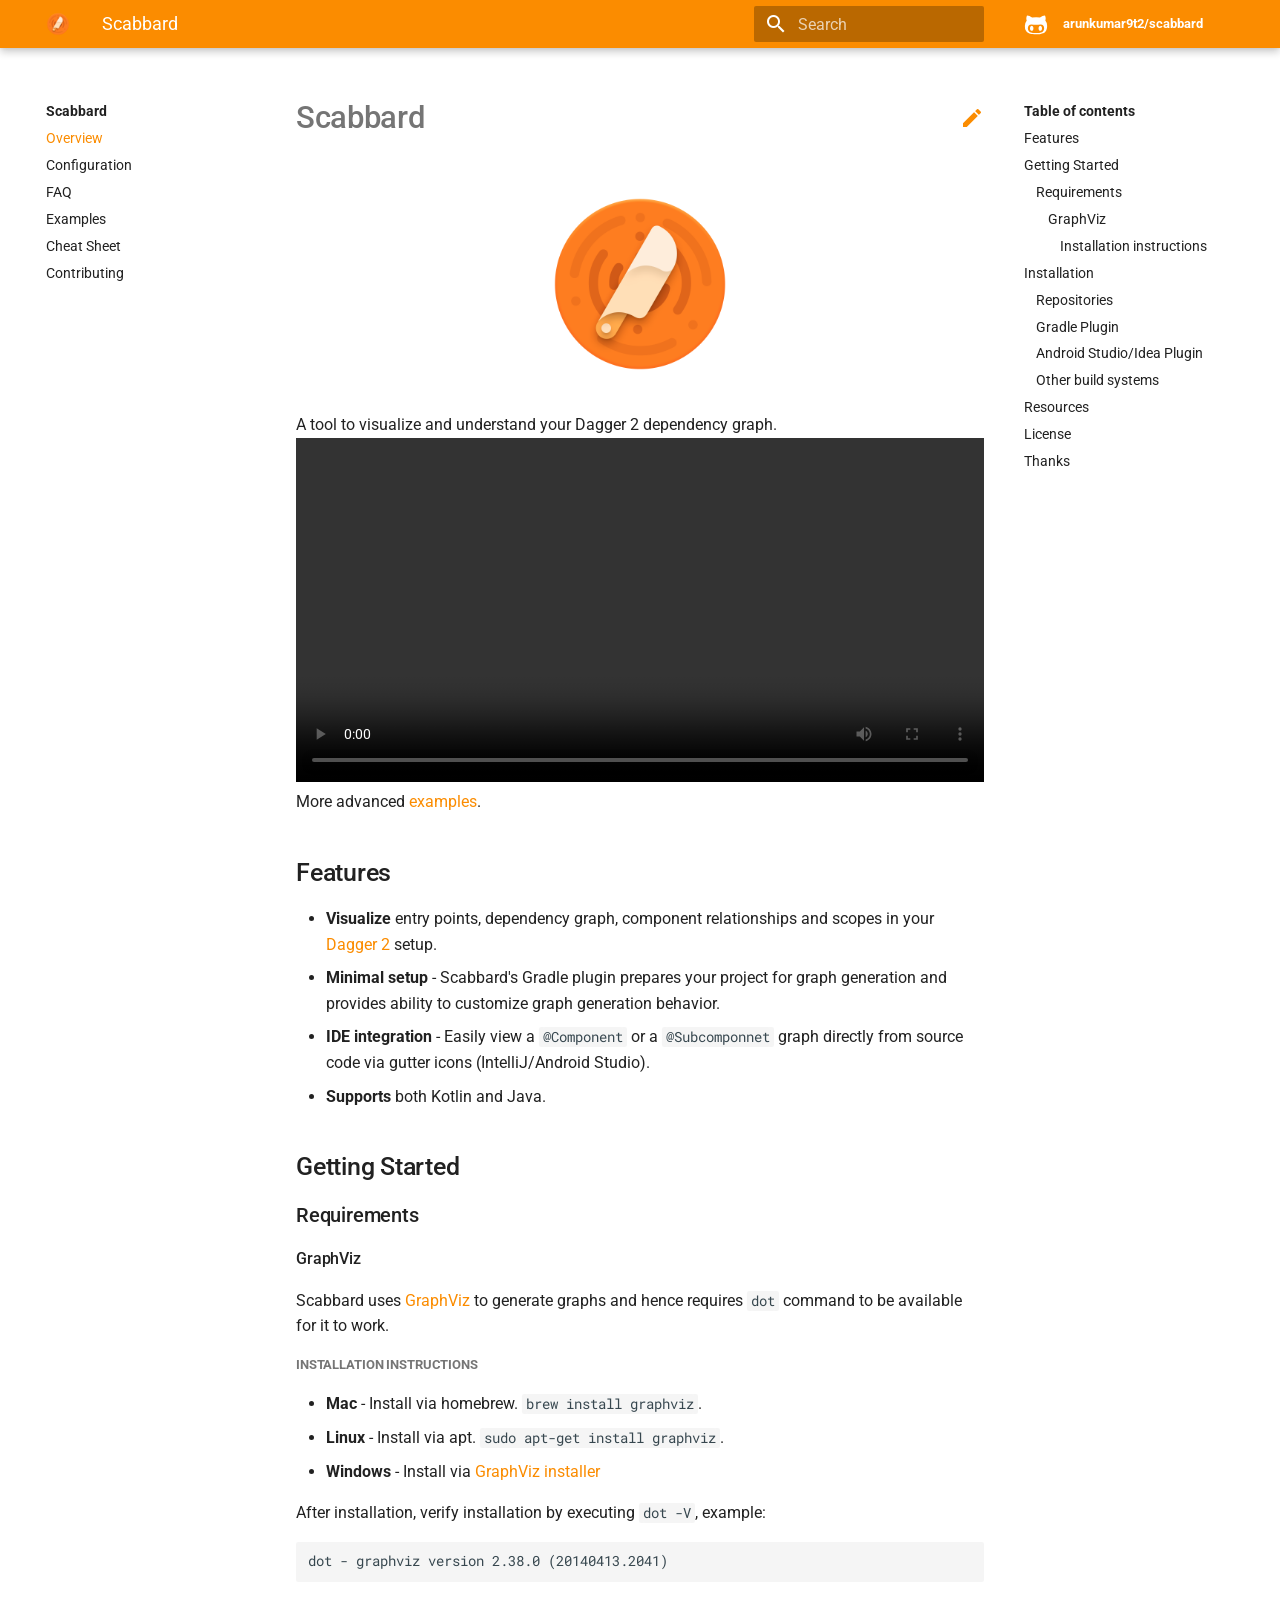
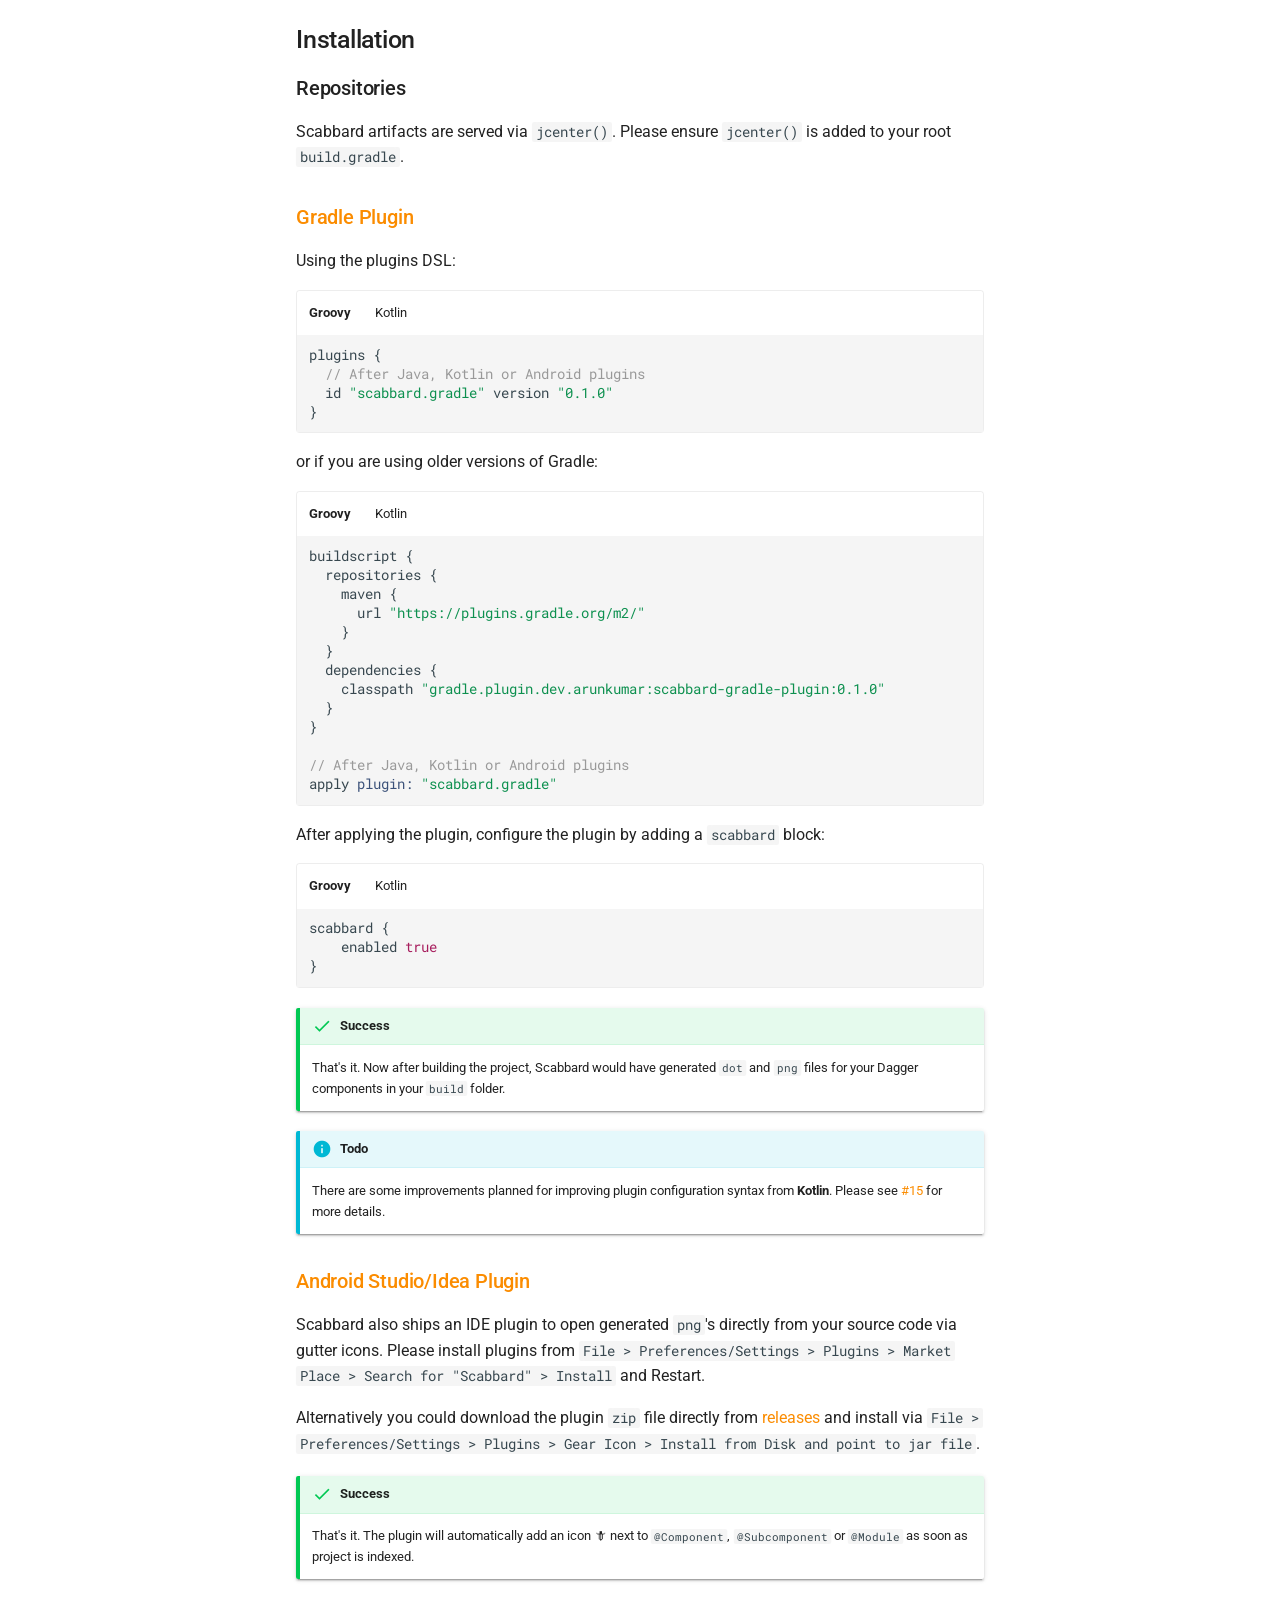
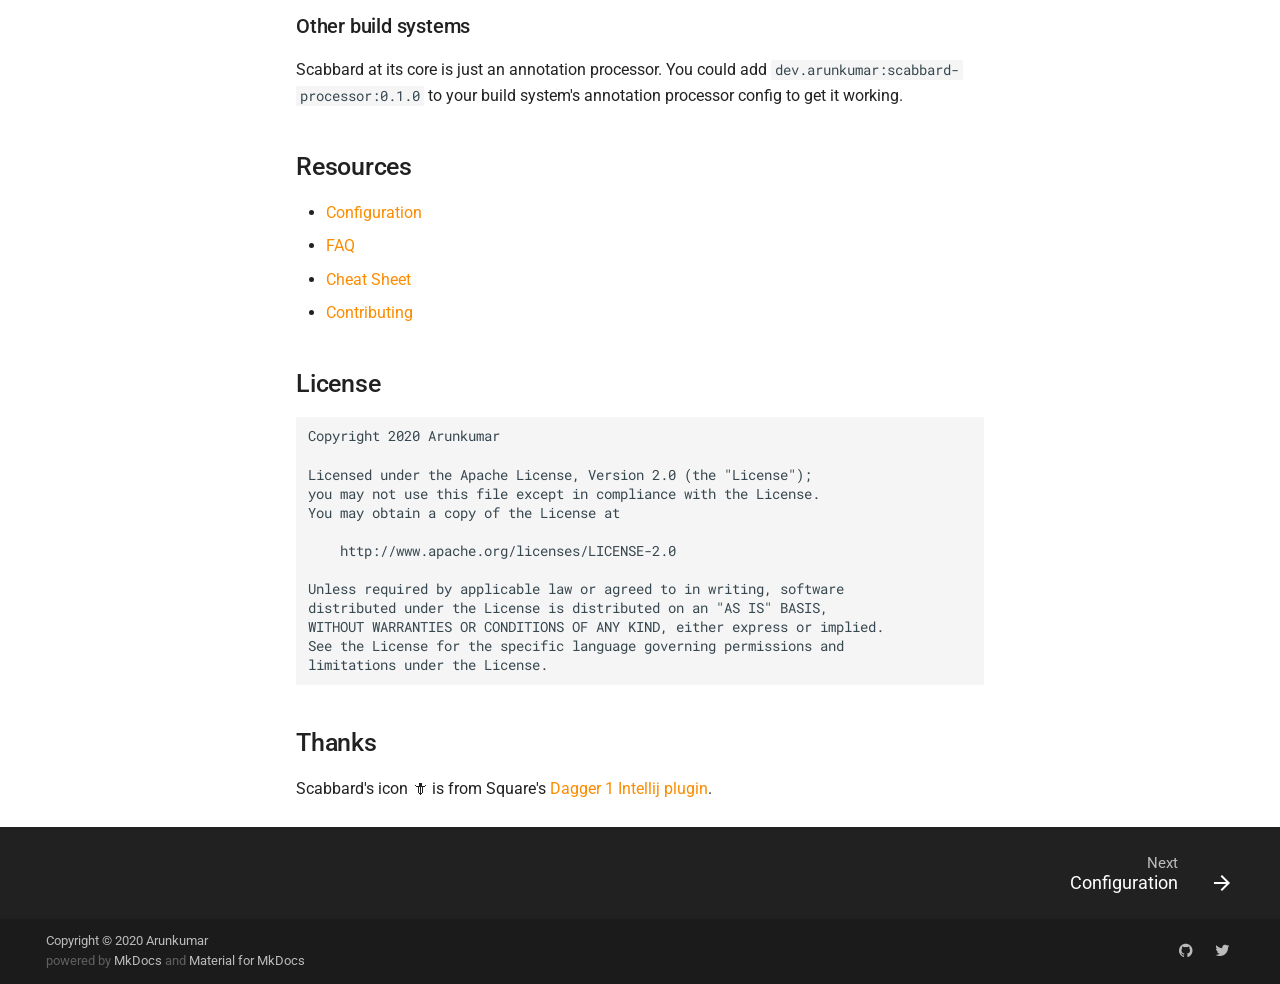
<file: index.html>
<!doctype html><html lang=en class=no-js> <head><meta charset=utf-8><meta name=viewport content="width=device-width,initial-scale=1"><meta http-equiv=x-ua-compatible content="ie=edge"><meta name=description content="A tool to visualize Dagger 2 dependency graph"><link href=https://github.com/arunkumar9t2/scabbard/ rel=canonical><meta name=author content=Arunkumar><meta name=lang:clipboard.copy content="Copy to clipboard"><meta name=lang:clipboard.copied content="Copied to clipboard"><meta name=lang:search.language content=en><meta name=lang:search.pipeline.stopwords content=True><meta name=lang:search.pipeline.trimmer content=True><meta name=lang:search.result.none content="No matching documents"><meta name=lang:search.result.one content="1 matching document"><meta name=lang:search.result.other content="# matching documents"><meta name=lang:search.tokenizer content=[\s\-]+><link rel="shortcut icon" href=images/scabbard-icon.png><meta name=generator content="mkdocs-1.0.4, mkdocs-material-4.6.0"><title>Scabbard</title><link rel=stylesheet href=assets/stylesheets/application.1b62728e.css><link rel=stylesheet href=assets/stylesheets/application-palette.a8b3c06d.css><meta name=theme-color content=#fb8c00><script src=assets/javascripts/modernizr.268332fc.js></script><link href=https://fonts.gstatic.com rel=preconnect crossorigin><link rel=stylesheet href="https://fonts.googleapis.com/css?family=Roboto:300,400,400i,700%7CRoboto+Mono&display=fallback"><style>body,input{font-family:"Roboto","Helvetica Neue",Helvetica,Arial,sans-serif}code,kbd,pre{font-family:"Roboto Mono","Courier New",Courier,monospace}</style><link rel=stylesheet href=assets/fonts/material-icons.css><link rel=stylesheet href=css/site.css></head> <body dir=ltr data-md-color-primary=orange data-md-color-accent=teal> <svg class=md-svg> <defs> <svg xmlns=http://www.w3.org/2000/svg width=416 height=448 viewbox="0 0 416 448" id=__github><path fill=currentColor d="M160 304q0 10-3.125 20.5t-10.75 19T128 352t-18.125-8.5-10.75-19T96 304t3.125-20.5 10.75-19T128 256t18.125 8.5 10.75 19T160 304zm160 0q0 10-3.125 20.5t-10.75 19T288 352t-18.125-8.5-10.75-19T256 304t3.125-20.5 10.75-19T288 256t18.125 8.5 10.75 19T320 304zm40 0q0-30-17.25-51T296 232q-10.25 0-48.75 5.25Q229.5 240 208 240t-39.25-2.75Q130.75 232 120 232q-29.5 0-46.75 21T56 304q0 22 8 38.375t20.25 25.75 30.5 15 35 7.375 37.25 1.75h42q20.5 0 37.25-1.75t35-7.375 30.5-15 20.25-25.75T360 304zm56-44q0 51.75-15.25 82.75-9.5 19.25-26.375 33.25t-35.25 21.5-42.5 11.875-42.875 5.5T212 416q-19.5 0-35.5-.75t-36.875-3.125-38.125-7.5-34.25-12.875T37 371.5t-21.5-28.75Q0 312 0 260q0-59.25 34-99-6.75-20.5-6.75-42.5 0-29 12.75-54.5 27 0 47.5 9.875t47.25 30.875Q171.5 96 212 96q37 0 70 8 26.25-20.5 46.75-30.25T376 64q12.75 25.5 12.75 54.5 0 21.75-6.75 42 34 40 34 99.5z"/></svg> </defs> </svg> <input class=md-toggle data-md-toggle=drawer type=checkbox id=__drawer autocomplete=off> <input class=md-toggle data-md-toggle=search type=checkbox id=__search autocomplete=off> <label class=md-overlay data-md-component=overlay for=__drawer></label> <a href=#scabbard tabindex=1 class=md-skip> Skip to content </a> <header class=md-header data-md-component=header> <nav class="md-header-nav md-grid"> <div class=md-flex> <div class="md-flex__cell md-flex__cell--shrink"> <a href=https://github.com/arunkumar9t2/scabbard title=Scabbard class="md-header-nav__button md-logo"> <img src=images/scabbard-icon.png width=24 height=24> </a> </div> <div class="md-flex__cell md-flex__cell--shrink"> <label class="md-icon md-icon--menu md-header-nav__button" for=__drawer></label> </div> <div class="md-flex__cell md-flex__cell--stretch"> <div class="md-flex__ellipsis md-header-nav__title" data-md-component=title> <span class=md-header-nav__topic> Scabbard </span> <span class=md-header-nav__topic> Overview </span> </div> </div> <div class="md-flex__cell md-flex__cell--shrink"> <label class="md-icon md-icon--search md-header-nav__button" for=__search></label> <div class=md-search data-md-component=search role=dialog> <label class=md-search__overlay for=__search></label> <div class=md-search__inner role=search> <form class=md-search__form name=search> <input type=text class=md-search__input name=query placeholder=Search autocapitalize=off autocorrect=off autocomplete=off spellcheck=false data-md-component=query data-md-state=active> <label class="md-icon md-search__icon" for=__search></label> <button type=reset class="md-icon md-search__icon" data-md-component=reset tabindex=-1> &#xE5CD; </button> </form> <div class=md-search__output> <div class=md-search__scrollwrap data-md-scrollfix> <div class=md-search-result data-md-component=result> <div class=md-search-result__meta> Type to start searching </div> <ol class=md-search-result__list></ol> </div> </div> </div> </div> </div> </div> <div class="md-flex__cell md-flex__cell--shrink"> <div class=md-header-nav__source> <a href=https://github.com/arunkumar9t2/scabbard/ title="Go to repository" class=md-source data-md-source=github> <div class=md-source__icon> <svg viewbox="0 0 24 24" width=24 height=24> <use xlink:href=#__github width=24 height=24></use> </svg> </div> <div class=md-source__repository> arunkumar9t2/scabbard </div> </a> </div> </div> </div> </nav> </header> <div class=md-container> <main class=md-main role=main> <div class="md-main__inner md-grid" data-md-component=container> <div class="md-sidebar md-sidebar--primary" data-md-component=navigation> <div class=md-sidebar__scrollwrap> <div class=md-sidebar__inner> <nav class="md-nav md-nav--primary" data-md-level=0> <label class="md-nav__title md-nav__title--site" for=__drawer> <a href=https://github.com/arunkumar9t2/scabbard title=Scabbard class="md-nav__button md-logo"> <img src=images/scabbard-icon.png width=48 height=48> </a> Scabbard </label> <div class=md-nav__source> <a href=https://github.com/arunkumar9t2/scabbard/ title="Go to repository" class=md-source data-md-source=github> <div class=md-source__icon> <svg viewbox="0 0 24 24" width=24 height=24> <use xlink:href=#__github width=24 height=24></use> </svg> </div> <div class=md-source__repository> arunkumar9t2/scabbard </div> </a> </div> <ul class=md-nav__list data-md-scrollfix> <li class="md-nav__item md-nav__item--active"> <input class="md-toggle md-nav__toggle" data-md-toggle=toc type=checkbox id=__toc> <label class="md-nav__link md-nav__link--active" for=__toc> Overview </label> <a href=. title=Overview class="md-nav__link md-nav__link--active"> Overview </a> <nav class="md-nav md-nav--secondary"> <label class=md-nav__title for=__toc>Table of contents</label> <ul class=md-nav__list data-md-scrollfix> <li class=md-nav__item> <a href=#features class=md-nav__link> Features </a> </li> <li class=md-nav__item> <a href=#getting-started class=md-nav__link> Getting Started </a> <nav class=md-nav> <ul class=md-nav__list> <li class=md-nav__item> <a href=#requirements class=md-nav__link> Requirements </a> <nav class=md-nav> <ul class=md-nav__list> <li class=md-nav__item> <a href=#graphviz class=md-nav__link> GraphViz </a> <nav class=md-nav> <ul class=md-nav__list> <li class=md-nav__item> <a href=#installation-instructions class=md-nav__link> Installation instructions </a> </li> </ul> </nav> </li> </ul> </nav> </li> </ul> </nav> </li> <li class=md-nav__item> <a href=#installation class=md-nav__link> Installation </a> <nav class=md-nav> <ul class=md-nav__list> <li class=md-nav__item> <a href=#repositories class=md-nav__link> Repositories </a> </li> <li class=md-nav__item> <a href=#gradle-plugin class=md-nav__link> Gradle Plugin </a> </li> <li class=md-nav__item> <a href=#android-studioidea-plugin class=md-nav__link> Android Studio/Idea Plugin </a> </li> <li class=md-nav__item> <a href=#other-build-systems class=md-nav__link> Other build systems </a> </li> </ul> </nav> </li> <li class=md-nav__item> <a href=#resources class=md-nav__link> Resources </a> </li> <li class=md-nav__item> <a href=#license class=md-nav__link> License </a> </li> <li class=md-nav__item> <a href=#thanks class=md-nav__link> Thanks </a> </li> </ul> </nav> </li> <li class=md-nav__item> <a href=configuration/ title=Configuration class=md-nav__link> Configuration </a> </li> <li class=md-nav__item> <a href=faq/ title=FAQ class=md-nav__link> FAQ </a> </li> <li class=md-nav__item> <a href=examples/ title=Examples class=md-nav__link> Examples </a> </li> <li class=md-nav__item> <a href=cheat-sheet/ title="Cheat Sheet" class=md-nav__link> Cheat Sheet </a> </li> <li class=md-nav__item> <a href=contributing/ title=Contributing class=md-nav__link> Contributing </a> </li> </ul> </nav> </div> </div> </div> <div class="md-sidebar md-sidebar--secondary" data-md-component=toc> <div class=md-sidebar__scrollwrap> <div class=md-sidebar__inner> <nav class="md-nav md-nav--secondary"> <label class=md-nav__title for=__toc>Table of contents</label> <ul class=md-nav__list data-md-scrollfix> <li class=md-nav__item> <a href=#features class=md-nav__link> Features </a> </li> <li class=md-nav__item> <a href=#getting-started class=md-nav__link> Getting Started </a> <nav class=md-nav> <ul class=md-nav__list> <li class=md-nav__item> <a href=#requirements class=md-nav__link> Requirements </a> <nav class=md-nav> <ul class=md-nav__list> <li class=md-nav__item> <a href=#graphviz class=md-nav__link> GraphViz </a> <nav class=md-nav> <ul class=md-nav__list> <li class=md-nav__item> <a href=#installation-instructions class=md-nav__link> Installation instructions </a> </li> </ul> </nav> </li> </ul> </nav> </li> </ul> </nav> </li> <li class=md-nav__item> <a href=#installation class=md-nav__link> Installation </a> <nav class=md-nav> <ul class=md-nav__list> <li class=md-nav__item> <a href=#repositories class=md-nav__link> Repositories </a> </li> <li class=md-nav__item> <a href=#gradle-plugin class=md-nav__link> Gradle Plugin </a> </li> <li class=md-nav__item> <a href=#android-studioidea-plugin class=md-nav__link> Android Studio/Idea Plugin </a> </li> <li class=md-nav__item> <a href=#other-build-systems class=md-nav__link> Other build systems </a> </li> </ul> </nav> </li> <li class=md-nav__item> <a href=#resources class=md-nav__link> Resources </a> </li> <li class=md-nav__item> <a href=#license class=md-nav__link> License </a> </li> <li class=md-nav__item> <a href=#thanks class=md-nav__link> Thanks </a> </li> </ul> </nav> </div> </div> </div> <div class=md-content> <article class="md-content__inner md-typeset"> <a href=https://github.com/arunkumar9t2/scabbard/edit/master/docs/index.md title="Edit this page" class="md-icon md-content__icon">&#xE3C9;</a> <h1 id=scabbard>Scabbard<a class=headerlink href=#scabbard title="Permanent link">&para;</a></h1> <p align=center> <img src=images/scabbard-icon.png width=190 hspace=10 vspace=10> </p> <p>A tool to visualize and understand your Dagger 2 dependency graph. <br> <video width=100% controls> <source src=video/ViewComponent.mp4 type=video/mp4> Your browser does not support the video tag. </video> More advanced <a href=examples/ >examples</a>.</p> <h2 id=features>Features<a class=headerlink href=#features title="Permanent link">&para;</a></h2> <ul> <li> <p><strong>Visualize</strong> entry points, dependency graph, component relationships and scopes in your <a href=https://github.com/google/dagger>Dagger 2</a> setup.</p> </li> <li> <p><strong>Minimal setup</strong> - Scabbard's Gradle plugin prepares your project for graph generation and provides ability to customize graph generation behavior.</p> </li> <li> <p><strong>IDE integration</strong> - Easily view a <code>@Component</code> or a <code>@Subcomponnet</code> graph directly from source code via gutter icons (IntelliJ/Android Studio).</p> </li> <li> <p><strong>Supports</strong> both Kotlin and Java.</p> </li> </ul> <h2 id=getting-started>Getting Started<a class=headerlink href=#getting-started title="Permanent link">&para;</a></h2> <h3 id=requirements>Requirements<a class=headerlink href=#requirements title="Permanent link">&para;</a></h3> <h4 id=graphviz>GraphViz<a class=headerlink href=#graphviz title="Permanent link">&para;</a></h4> <p>Scabbard uses <a href=https://www.graphviz.org/ >GraphViz</a> to generate graphs and hence requires <code>dot</code> command to be available for it to work.</p> <h5 id=installation-instructions>Installation instructions<a class=headerlink href=#installation-instructions title="Permanent link">&para;</a></h5> <ul> <li> <p><strong>Mac</strong> - Install via homebrew. <code>brew install graphviz</code>.</p> </li> <li> <p><strong>Linux</strong> - Install via apt. <code>sudo apt-get install graphviz</code>.</p> </li> <li> <p><strong>Windows</strong> - Install via <a href=https://graphviz.gitlab.io/_pages/Download/Download_windows.html>GraphViz installer</a></p> </li> </ul> <p>After installation, verify installation by executing <code>dot -V</code>, example:</p> <div class=highlight><pre><span></span>dot - graphviz version 2.38.0 (20140413.2041)
</pre></div> <h2 id=installation>Installation<a class=headerlink href=#installation title="Permanent link">&para;</a></h2> <h3 id=repositories>Repositories<a class=headerlink href=#repositories title="Permanent link">&para;</a></h3> <p>Scabbard artifacts are served via <code>jcenter()</code>. Please ensure <code>jcenter()</code> is added to your root <code>build.gradle</code>.</p> <h3 id=gradle-plugin><a href=https://plugins.gradle.org/plugin/scabbard.gradle>Gradle Plugin</a><a class=headerlink href=#gradle-plugin title="Permanent link">&para;</a></h3> <p>Using the plugins DSL:</p> <div class=superfences-tabs> <input name=__tabs_1 type=radio id=__tab_1_0 checked=checked> <label for=__tab_1_0>Groovy</label> <div class=superfences-content><div class=highlight><pre><span></span><span class=n>plugins</span> <span class=o>{</span>
  <span class=c1>// After Java, Kotlin or Android plugins  </span>
  <span class=n>id</span> <span class=s2>&quot;scabbard.gradle&quot;</span> <span class=n>version</span> <span class=s2>&quot;0.1.0&quot;</span>
<span class=o>}</span>
</pre></div></div> <input name=__tabs_1 type=radio id=__tab_1_1> <label for=__tab_1_1>Kotlin</label> <div class=superfences-content><div class=highlight><pre><span></span><span class=n>plugins</span> <span class=p>{</span>
  <span class=c1>// After Java, Kotlin or Android plugins  </span>
  <span class=n>id</span><span class=p>(</span><span class=s>&quot;scabbard.gradle&quot;</span><span class=p>)</span> <span class=n>version</span> <span class=s>&quot;0.1.0&quot;</span>
<span class=p>}</span>
</pre></div></div> </div> <p>or if you are using older versions of Gradle:</p> <div class=superfences-tabs> <input name=__tabs_2 type=radio id=__tab_2_0 checked=checked> <label for=__tab_2_0>Groovy</label> <div class=superfences-content><div class=highlight><pre><span></span><span class=n>buildscript</span> <span class=o>{</span>
  <span class=n>repositories</span> <span class=o>{</span>
    <span class=n>maven</span> <span class=o>{</span>
      <span class=n>url</span> <span class=s2>&quot;https://plugins.gradle.org/m2/&quot;</span>
    <span class=o>}</span>
  <span class=o>}</span>
  <span class=n>dependencies</span> <span class=o>{</span>
    <span class=n>classpath</span> <span class=s2>&quot;gradle.plugin.dev.arunkumar:scabbard-gradle-plugin:0.1.0&quot;</span>
  <span class=o>}</span>
<span class=o>}</span>

<span class=c1>// After Java, Kotlin or Android plugins</span>
<span class=n>apply</span> <span class=nl>plugin:</span> <span class=s2>&quot;scabbard.gradle&quot;</span>
</pre></div></div> <input name=__tabs_2 type=radio id=__tab_2_1> <label for=__tab_2_1>Kotlin</label> <div class=superfences-content><div class=highlight><pre><span></span><span class=n>buildscript</span> <span class=p>{</span>
  <span class=n>repositories</span> <span class=p>{</span>
    <span class=n>maven</span> <span class=p>{</span>
      <span class=n>url</span> <span class=p>=</span> <span class=n>uri</span><span class=p>(</span><span class=s>&quot;https://plugins.gradle.org/m2/&quot;</span><span class=p>)</span>
    <span class=p>}</span>
  <span class=p>}</span>
  <span class=n>dependencies</span> <span class=p>{</span>
    <span class=n>classpath</span><span class=p>(</span><span class=s>&quot;gradle.plugin.dev.arunkumar:scabbard-gradle-plugin:0.1.0&quot;</span><span class=p>)</span>
  <span class=p>}</span>
<span class=p>}</span>

<span class=c1>// After Java, Kotlin or Android plugins</span>
<span class=n>apply</span><span class=p>(</span><span class=n>plugin</span> <span class=p>=</span> <span class=s>&quot;scabbard.gradle&quot;</span><span class=p>)</span>
</pre></div></div> </div> <p>After applying the plugin, configure the plugin by adding a <code>scabbard</code> block:</p> <div class=superfences-tabs> <input name=__tabs_3 type=radio id=__tab_3_0 checked=checked> <label for=__tab_3_0>Groovy</label> <div class=superfences-content><div class=highlight><pre><span></span><span class=n>scabbard</span> <span class=o>{</span>
    <span class=n>enabled</span> <span class=kc>true</span>
<span class=o>}</span>
</pre></div></div> <input name=__tabs_3 type=radio id=__tab_3_1> <label for=__tab_3_1>Kotlin</label> <div class=superfences-content><div class=highlight><pre><span></span><span class=n>scabbard</span><span class=p>.</span><span class=n>configure</span><span class=p>(</span><span class=n>closureOf</span><span class=p>&lt;</span><span class=n>ScabbardSpec</span><span class=p>&gt;</span> <span class=p>{</span>
    <span class=n>enabled</span><span class=p>(</span><span class=k>true</span><span class=p>)</span>
<span class=p>})</span>
</pre></div></div> </div> <div class="admonition success"> <p class=admonition-title>Success</p> <p>That's it. Now after building the project, Scabbard would have generated <code>dot</code> and <code>png</code> files for your Dagger components in your <code>build</code> folder.</p> </div> <div class="admonition todo"> <p class=admonition-title>Todo</p> <p>There are some improvements planned for improving plugin configuration syntax from <strong>Kotlin</strong>. Please see <a href=https://github.com/arunkumar9t2/scabbard/issues/15>#15</a> for more details.</p> </div> <h3 id=android-studioidea-plugin><a href=https://plugins.jetbrains.com/plugin/13548-scabbard--dagger-2-visualizer/ >Android Studio/Idea Plugin</a><a class=headerlink href=#android-studioidea-plugin title="Permanent link">&para;</a></h3> <p>Scabbard also ships an IDE plugin to open generated <code>png</code>'s directly from your source code via gutter icons. Please install plugins from <code>File &gt; Preferences/Settings &gt; Plugins &gt; Market Place &gt; Search for "Scabbard" &gt; Install</code> and Restart.</p> <p>Alternatively you could download the plugin <code>zip</code> file directly from <a href=https://github.com/arunkumar9t2/scabbard/releases>releases</a> and install via <code>File &gt; Preferences/Settings &gt; Plugins &gt; Gear Icon &gt; Install from Disk and point to jar file</code>.</p> <div class="admonition success"> <p class=admonition-title>Success</p> <p>That's it. The plugin will automatically add an icon 🗡 next to <code>@Component</code>, <code>@Subcomponent</code> or <code>@Module</code> as soon as project is indexed.</p> </div> <h3 id=other-build-systems>Other build systems<a class=headerlink href=#other-build-systems title="Permanent link">&para;</a></h3> <p>Scabbard at its core is just an annotation processor. You could add <code>dev.arunkumar:scabbard-processor:0.1.0</code> to your build system's annotation processor config to get it working.</p> <h2 id=resources>Resources<a class=headerlink href=#resources title="Permanent link">&para;</a></h2> <ul> <li><a href=configuration/ >Configuration</a></li> <li><a href=faq/ >FAQ</a></li> <li><a href=cheat-sheet/ >Cheat Sheet</a></li> <li><a href=contributing/ >Contributing</a></li> </ul> <h2 id=license>License<a class=headerlink href=#license title="Permanent link">&para;</a></h2> <div class=highlight><pre><span></span>Copyright 2020 Arunkumar

Licensed under the Apache License, Version 2.0 (the &quot;License&quot;);
you may not use this file except in compliance with the License.
You may obtain a copy of the License at

    http://www.apache.org/licenses/LICENSE-2.0

Unless required by applicable law or agreed to in writing, software
distributed under the License is distributed on an &quot;AS IS&quot; BASIS,
WITHOUT WARRANTIES OR CONDITIONS OF ANY KIND, either express or implied.
See the License for the specific language governing permissions and
limitations under the License.
</pre></div> <h2 id=thanks>Thanks<a class=headerlink href=#thanks title="Permanent link">&para;</a></h2> <p>Scabbard's icon 🗡 is from Square's <a href=https://github.com/square/dagger-intellij-plugin>Dagger 1 Intellij plugin</a>.</p> </article> </div> </div> </main> <footer class=md-footer> <div class=md-footer-nav> <nav class="md-footer-nav__inner md-grid"> <a href=configuration/ title=Configuration class="md-flex md-footer-nav__link md-footer-nav__link--next" rel=next> <div class="md-flex__cell md-flex__cell--stretch md-footer-nav__title"> <span class=md-flex__ellipsis> <span class=md-footer-nav__direction> Next </span> Configuration </span> </div> <div class="md-flex__cell md-flex__cell--shrink"> <i class="md-icon md-icon--arrow-forward md-footer-nav__button"></i> </div> </a> </nav> </div> <div class="md-footer-meta md-typeset"> <div class="md-footer-meta__inner md-grid"> <div class=md-footer-copyright> <div class=md-footer-copyright__highlight> Copyright &copy; 2020 Arunkumar </div> powered by <a href=https://www.mkdocs.org>MkDocs</a> and <a href=https://squidfunk.github.io/mkdocs-material/ > Material for MkDocs</a> </div> <div class=md-footer-social> <link rel=stylesheet href=assets/fonts/font-awesome.css> <a href=https://github.com/arunkumar9t2/scabbard class="md-footer-social__link fa fa-github"></a> <a href=https://twitter.com/arunkumar_9t2 class="md-footer-social__link fa fa-twitter"></a> </div> </div> </div> </footer> </div> <script src=assets/javascripts/application.808e90bb.js></script> <script>app.initialize({version:"1.0.4",url:{base:"."}})</script> </body> </html>
</file>
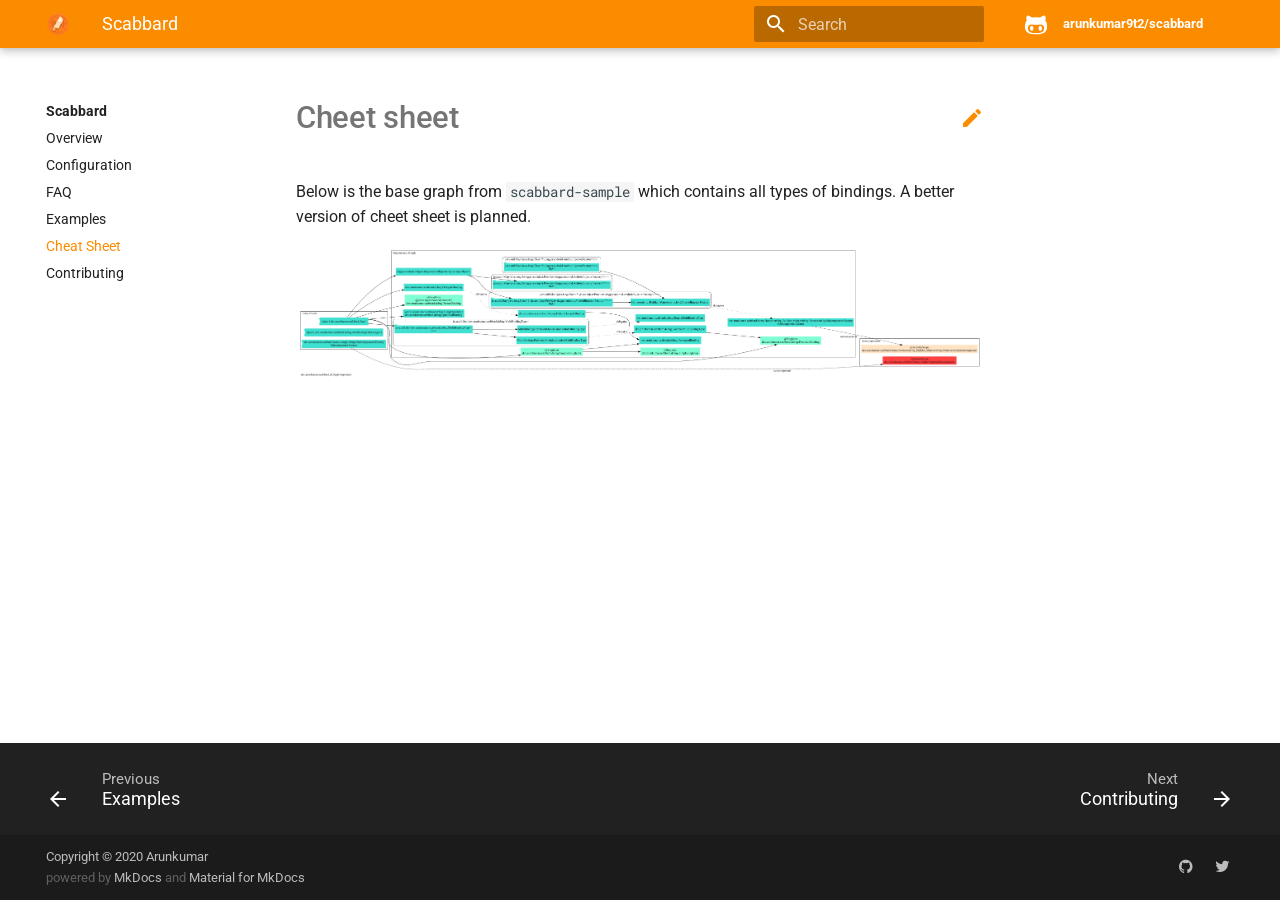
<file: cheat-sheet/index.html>
<!doctype html><html lang=en class=no-js> <head><meta charset=utf-8><meta name=viewport content="width=device-width,initial-scale=1"><meta http-equiv=x-ua-compatible content="ie=edge"><meta name=description content="A tool to visualize Dagger 2 dependency graph"><link href=https://github.com/arunkumar9t2/scabbard/cheat-sheet/ rel=canonical><meta name=author content=Arunkumar><meta name=lang:clipboard.copy content="Copy to clipboard"><meta name=lang:clipboard.copied content="Copied to clipboard"><meta name=lang:search.language content=en><meta name=lang:search.pipeline.stopwords content=True><meta name=lang:search.pipeline.trimmer content=True><meta name=lang:search.result.none content="No matching documents"><meta name=lang:search.result.one content="1 matching document"><meta name=lang:search.result.other content="# matching documents"><meta name=lang:search.tokenizer content=[\s\-]+><link rel="shortcut icon" href=../images/scabbard-icon.png><meta name=generator content="mkdocs-1.0.4, mkdocs-material-4.6.0"><title>Cheat Sheet - Scabbard</title><link rel=stylesheet href=../assets/stylesheets/application.1b62728e.css><link rel=stylesheet href=../assets/stylesheets/application-palette.a8b3c06d.css><meta name=theme-color content=#fb8c00><script src=../assets/javascripts/modernizr.268332fc.js></script><link href=https://fonts.gstatic.com rel=preconnect crossorigin><link rel=stylesheet href="https://fonts.googleapis.com/css?family=Roboto:300,400,400i,700%7CRoboto+Mono&display=fallback"><style>body,input{font-family:"Roboto","Helvetica Neue",Helvetica,Arial,sans-serif}code,kbd,pre{font-family:"Roboto Mono","Courier New",Courier,monospace}</style><link rel=stylesheet href=../assets/fonts/material-icons.css><link rel=stylesheet href=../css/site.css></head> <body dir=ltr data-md-color-primary=orange data-md-color-accent=teal> <svg class=md-svg> <defs> <svg xmlns=http://www.w3.org/2000/svg width=416 height=448 viewbox="0 0 416 448" id=__github><path fill=currentColor d="M160 304q0 10-3.125 20.5t-10.75 19T128 352t-18.125-8.5-10.75-19T96 304t3.125-20.5 10.75-19T128 256t18.125 8.5 10.75 19T160 304zm160 0q0 10-3.125 20.5t-10.75 19T288 352t-18.125-8.5-10.75-19T256 304t3.125-20.5 10.75-19T288 256t18.125 8.5 10.75 19T320 304zm40 0q0-30-17.25-51T296 232q-10.25 0-48.75 5.25Q229.5 240 208 240t-39.25-2.75Q130.75 232 120 232q-29.5 0-46.75 21T56 304q0 22 8 38.375t20.25 25.75 30.5 15 35 7.375 37.25 1.75h42q20.5 0 37.25-1.75t35-7.375 30.5-15 20.25-25.75T360 304zm56-44q0 51.75-15.25 82.75-9.5 19.25-26.375 33.25t-35.25 21.5-42.5 11.875-42.875 5.5T212 416q-19.5 0-35.5-.75t-36.875-3.125-38.125-7.5-34.25-12.875T37 371.5t-21.5-28.75Q0 312 0 260q0-59.25 34-99-6.75-20.5-6.75-42.5 0-29 12.75-54.5 27 0 47.5 9.875t47.25 30.875Q171.5 96 212 96q37 0 70 8 26.25-20.5 46.75-30.25T376 64q12.75 25.5 12.75 54.5 0 21.75-6.75 42 34 40 34 99.5z"/></svg> </defs> </svg> <input class=md-toggle data-md-toggle=drawer type=checkbox id=__drawer autocomplete=off> <input class=md-toggle data-md-toggle=search type=checkbox id=__search autocomplete=off> <label class=md-overlay data-md-component=overlay for=__drawer></label> <a href=#cheet-sheet tabindex=1 class=md-skip> Skip to content </a> <header class=md-header data-md-component=header> <nav class="md-header-nav md-grid"> <div class=md-flex> <div class="md-flex__cell md-flex__cell--shrink"> <a href=https://github.com/arunkumar9t2/scabbard title=Scabbard class="md-header-nav__button md-logo"> <img src=../images/scabbard-icon.png width=24 height=24> </a> </div> <div class="md-flex__cell md-flex__cell--shrink"> <label class="md-icon md-icon--menu md-header-nav__button" for=__drawer></label> </div> <div class="md-flex__cell md-flex__cell--stretch"> <div class="md-flex__ellipsis md-header-nav__title" data-md-component=title> <span class=md-header-nav__topic> Scabbard </span> <span class=md-header-nav__topic> Cheat Sheet </span> </div> </div> <div class="md-flex__cell md-flex__cell--shrink"> <label class="md-icon md-icon--search md-header-nav__button" for=__search></label> <div class=md-search data-md-component=search role=dialog> <label class=md-search__overlay for=__search></label> <div class=md-search__inner role=search> <form class=md-search__form name=search> <input type=text class=md-search__input name=query placeholder=Search autocapitalize=off autocorrect=off autocomplete=off spellcheck=false data-md-component=query data-md-state=active> <label class="md-icon md-search__icon" for=__search></label> <button type=reset class="md-icon md-search__icon" data-md-component=reset tabindex=-1> &#xE5CD; </button> </form> <div class=md-search__output> <div class=md-search__scrollwrap data-md-scrollfix> <div class=md-search-result data-md-component=result> <div class=md-search-result__meta> Type to start searching </div> <ol class=md-search-result__list></ol> </div> </div> </div> </div> </div> </div> <div class="md-flex__cell md-flex__cell--shrink"> <div class=md-header-nav__source> <a href=https://github.com/arunkumar9t2/scabbard/ title="Go to repository" class=md-source data-md-source=github> <div class=md-source__icon> <svg viewbox="0 0 24 24" width=24 height=24> <use xlink:href=#__github width=24 height=24></use> </svg> </div> <div class=md-source__repository> arunkumar9t2/scabbard </div> </a> </div> </div> </div> </nav> </header> <div class=md-container> <main class=md-main role=main> <div class="md-main__inner md-grid" data-md-component=container> <div class="md-sidebar md-sidebar--primary" data-md-component=navigation> <div class=md-sidebar__scrollwrap> <div class=md-sidebar__inner> <nav class="md-nav md-nav--primary" data-md-level=0> <label class="md-nav__title md-nav__title--site" for=__drawer> <a href=https://github.com/arunkumar9t2/scabbard title=Scabbard class="md-nav__button md-logo"> <img src=../images/scabbard-icon.png width=48 height=48> </a> Scabbard </label> <div class=md-nav__source> <a href=https://github.com/arunkumar9t2/scabbard/ title="Go to repository" class=md-source data-md-source=github> <div class=md-source__icon> <svg viewbox="0 0 24 24" width=24 height=24> <use xlink:href=#__github width=24 height=24></use> </svg> </div> <div class=md-source__repository> arunkumar9t2/scabbard </div> </a> </div> <ul class=md-nav__list data-md-scrollfix> <li class=md-nav__item> <a href=.. title=Overview class=md-nav__link> Overview </a> </li> <li class=md-nav__item> <a href=../configuration/ title=Configuration class=md-nav__link> Configuration </a> </li> <li class=md-nav__item> <a href=../faq/ title=FAQ class=md-nav__link> FAQ </a> </li> <li class=md-nav__item> <a href=../examples/ title=Examples class=md-nav__link> Examples </a> </li> <li class="md-nav__item md-nav__item--active"> <input class="md-toggle md-nav__toggle" data-md-toggle=toc type=checkbox id=__toc> <a href=./ title="Cheat Sheet" class="md-nav__link md-nav__link--active"> Cheat Sheet </a> </li> <li class=md-nav__item> <a href=../contributing/ title=Contributing class=md-nav__link> Contributing </a> </li> </ul> </nav> </div> </div> </div> <div class="md-sidebar md-sidebar--secondary" data-md-component=toc> <div class=md-sidebar__scrollwrap> <div class=md-sidebar__inner> <nav class="md-nav md-nav--secondary"> </nav> </div> </div> </div> <div class=md-content> <article class="md-content__inner md-typeset"> <a href=https://github.com/arunkumar9t2/scabbard/edit/master/docs/cheat-sheet.md title="Edit this page" class="md-icon md-content__icon">&#xE3C9;</a> <h1 id=cheet-sheet>Cheet sheet<a class=headerlink href=#cheet-sheet title="Permanent link">&para;</a></h1> <p>Below is the base graph from <code>scabbard-sample</code> which contains all types of bindings. A better version of cheet sheet is planned.</p> <p><img src=../images/temp-cheat-sheat.png width=100%></p> </article> </div> </div> </main> <footer class=md-footer> <div class=md-footer-nav> <nav class="md-footer-nav__inner md-grid"> <a href=../examples/ title=Examples class="md-flex md-footer-nav__link md-footer-nav__link--prev" rel=prev> <div class="md-flex__cell md-flex__cell--shrink"> <i class="md-icon md-icon--arrow-back md-footer-nav__button"></i> </div> <div class="md-flex__cell md-flex__cell--stretch md-footer-nav__title"> <span class=md-flex__ellipsis> <span class=md-footer-nav__direction> Previous </span> Examples </span> </div> </a> <a href=../contributing/ title=Contributing class="md-flex md-footer-nav__link md-footer-nav__link--next" rel=next> <div class="md-flex__cell md-flex__cell--stretch md-footer-nav__title"> <span class=md-flex__ellipsis> <span class=md-footer-nav__direction> Next </span> Contributing </span> </div> <div class="md-flex__cell md-flex__cell--shrink"> <i class="md-icon md-icon--arrow-forward md-footer-nav__button"></i> </div> </a> </nav> </div> <div class="md-footer-meta md-typeset"> <div class="md-footer-meta__inner md-grid"> <div class=md-footer-copyright> <div class=md-footer-copyright__highlight> Copyright &copy; 2020 Arunkumar </div> powered by <a href=https://www.mkdocs.org>MkDocs</a> and <a href=https://squidfunk.github.io/mkdocs-material/ > Material for MkDocs</a> </div> <div class=md-footer-social> <link rel=stylesheet href=../assets/fonts/font-awesome.css> <a href=https://github.com/arunkumar9t2/scabbard class="md-footer-social__link fa fa-github"></a> <a href=https://twitter.com/arunkumar_9t2 class="md-footer-social__link fa fa-twitter"></a> </div> </div> </div> </footer> </div> <script src=../assets/javascripts/application.808e90bb.js></script> <script>app.initialize({version:"1.0.4",url:{base:".."}})</script> </body> </html>
</file>
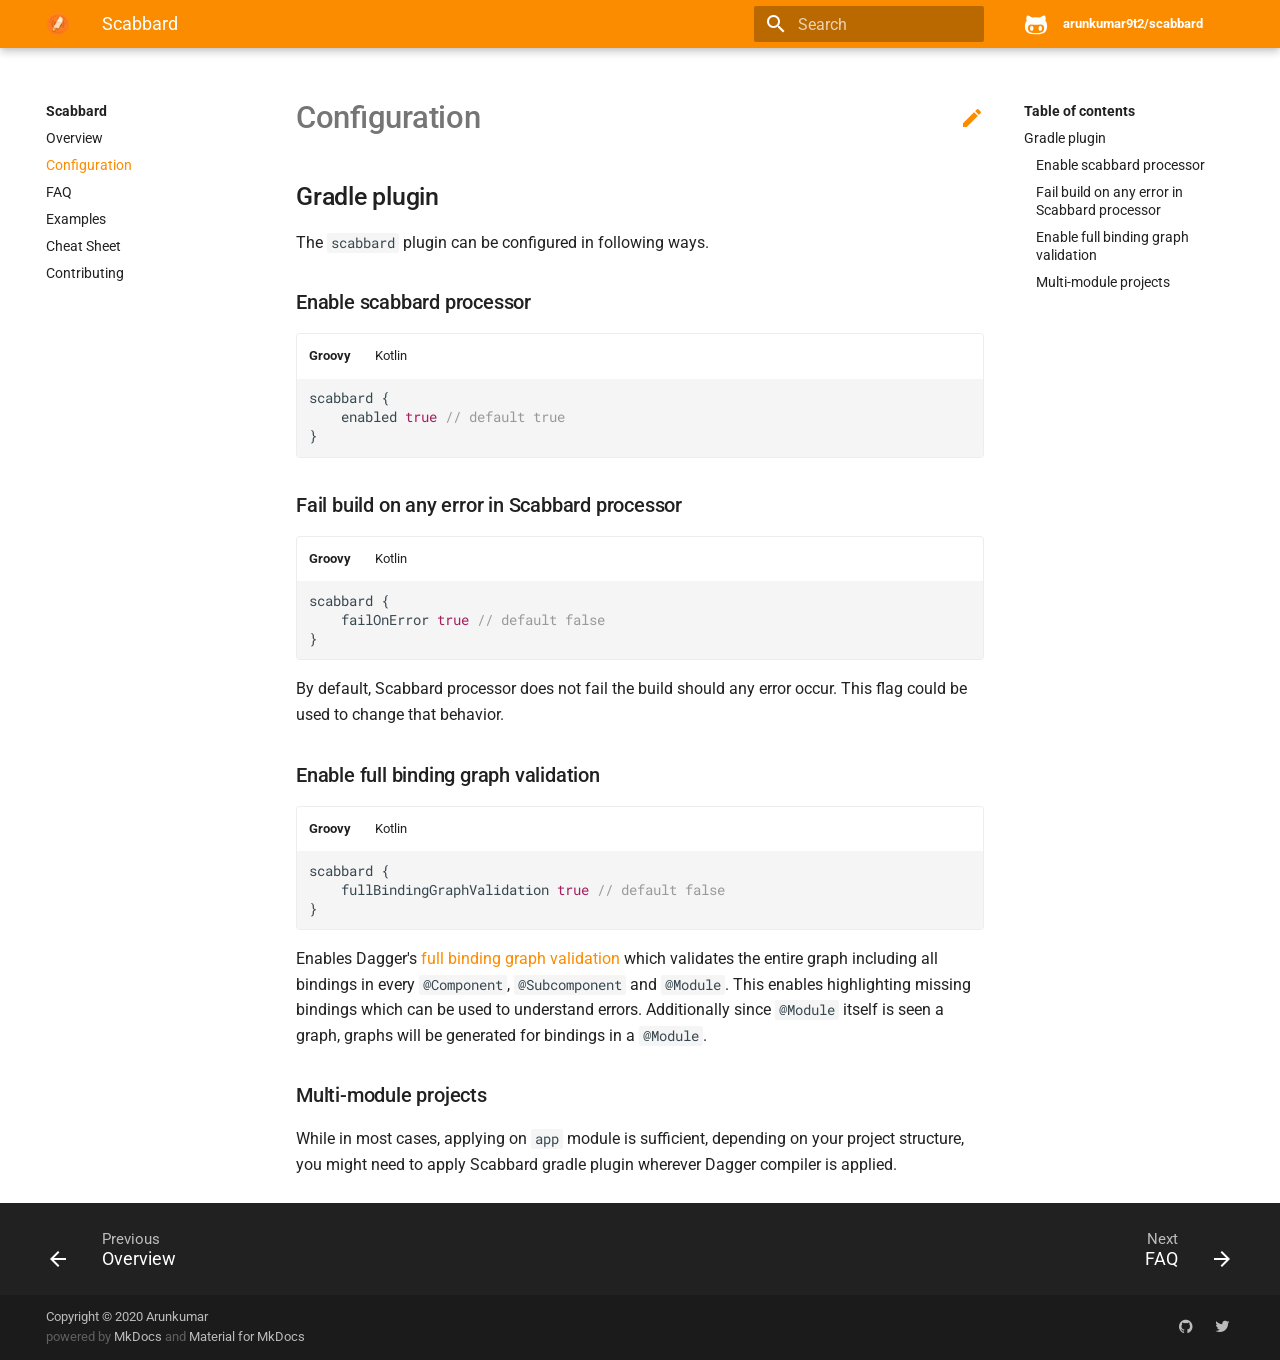
<file: configuration/index.html>
<!doctype html><html lang=en class=no-js> <head><meta charset=utf-8><meta name=viewport content="width=device-width,initial-scale=1"><meta http-equiv=x-ua-compatible content="ie=edge"><meta name=description content="A tool to visualize Dagger 2 dependency graph"><link href=https://github.com/arunkumar9t2/scabbard/configuration/ rel=canonical><meta name=author content=Arunkumar><meta name=lang:clipboard.copy content="Copy to clipboard"><meta name=lang:clipboard.copied content="Copied to clipboard"><meta name=lang:search.language content=en><meta name=lang:search.pipeline.stopwords content=True><meta name=lang:search.pipeline.trimmer content=True><meta name=lang:search.result.none content="No matching documents"><meta name=lang:search.result.one content="1 matching document"><meta name=lang:search.result.other content="# matching documents"><meta name=lang:search.tokenizer content=[\s\-]+><link rel="shortcut icon" href=../images/scabbard-icon.png><meta name=generator content="mkdocs-1.0.4, mkdocs-material-4.6.0"><title>Configuration - Scabbard</title><link rel=stylesheet href=../assets/stylesheets/application.1b62728e.css><link rel=stylesheet href=../assets/stylesheets/application-palette.a8b3c06d.css><meta name=theme-color content=#fb8c00><script src=../assets/javascripts/modernizr.268332fc.js></script><link href=https://fonts.gstatic.com rel=preconnect crossorigin><link rel=stylesheet href="https://fonts.googleapis.com/css?family=Roboto:300,400,400i,700%7CRoboto+Mono&display=fallback"><style>body,input{font-family:"Roboto","Helvetica Neue",Helvetica,Arial,sans-serif}code,kbd,pre{font-family:"Roboto Mono","Courier New",Courier,monospace}</style><link rel=stylesheet href=../assets/fonts/material-icons.css><link rel=stylesheet href=../css/site.css></head> <body dir=ltr data-md-color-primary=orange data-md-color-accent=teal> <svg class=md-svg> <defs> <svg xmlns=http://www.w3.org/2000/svg width=416 height=448 viewbox="0 0 416 448" id=__github><path fill=currentColor d="M160 304q0 10-3.125 20.5t-10.75 19T128 352t-18.125-8.5-10.75-19T96 304t3.125-20.5 10.75-19T128 256t18.125 8.5 10.75 19T160 304zm160 0q0 10-3.125 20.5t-10.75 19T288 352t-18.125-8.5-10.75-19T256 304t3.125-20.5 10.75-19T288 256t18.125 8.5 10.75 19T320 304zm40 0q0-30-17.25-51T296 232q-10.25 0-48.75 5.25Q229.5 240 208 240t-39.25-2.75Q130.75 232 120 232q-29.5 0-46.75 21T56 304q0 22 8 38.375t20.25 25.75 30.5 15 35 7.375 37.25 1.75h42q20.5 0 37.25-1.75t35-7.375 30.5-15 20.25-25.75T360 304zm56-44q0 51.75-15.25 82.75-9.5 19.25-26.375 33.25t-35.25 21.5-42.5 11.875-42.875 5.5T212 416q-19.5 0-35.5-.75t-36.875-3.125-38.125-7.5-34.25-12.875T37 371.5t-21.5-28.75Q0 312 0 260q0-59.25 34-99-6.75-20.5-6.75-42.5 0-29 12.75-54.5 27 0 47.5 9.875t47.25 30.875Q171.5 96 212 96q37 0 70 8 26.25-20.5 46.75-30.25T376 64q12.75 25.5 12.75 54.5 0 21.75-6.75 42 34 40 34 99.5z"/></svg> </defs> </svg> <input class=md-toggle data-md-toggle=drawer type=checkbox id=__drawer autocomplete=off> <input class=md-toggle data-md-toggle=search type=checkbox id=__search autocomplete=off> <label class=md-overlay data-md-component=overlay for=__drawer></label> <a href=#configuration tabindex=1 class=md-skip> Skip to content </a> <header class=md-header data-md-component=header> <nav class="md-header-nav md-grid"> <div class=md-flex> <div class="md-flex__cell md-flex__cell--shrink"> <a href=https://github.com/arunkumar9t2/scabbard title=Scabbard class="md-header-nav__button md-logo"> <img src=../images/scabbard-icon.png width=24 height=24> </a> </div> <div class="md-flex__cell md-flex__cell--shrink"> <label class="md-icon md-icon--menu md-header-nav__button" for=__drawer></label> </div> <div class="md-flex__cell md-flex__cell--stretch"> <div class="md-flex__ellipsis md-header-nav__title" data-md-component=title> <span class=md-header-nav__topic> Scabbard </span> <span class=md-header-nav__topic> Configuration </span> </div> </div> <div class="md-flex__cell md-flex__cell--shrink"> <label class="md-icon md-icon--search md-header-nav__button" for=__search></label> <div class=md-search data-md-component=search role=dialog> <label class=md-search__overlay for=__search></label> <div class=md-search__inner role=search> <form class=md-search__form name=search> <input type=text class=md-search__input name=query placeholder=Search autocapitalize=off autocorrect=off autocomplete=off spellcheck=false data-md-component=query data-md-state=active> <label class="md-icon md-search__icon" for=__search></label> <button type=reset class="md-icon md-search__icon" data-md-component=reset tabindex=-1> &#xE5CD; </button> </form> <div class=md-search__output> <div class=md-search__scrollwrap data-md-scrollfix> <div class=md-search-result data-md-component=result> <div class=md-search-result__meta> Type to start searching </div> <ol class=md-search-result__list></ol> </div> </div> </div> </div> </div> </div> <div class="md-flex__cell md-flex__cell--shrink"> <div class=md-header-nav__source> <a href=https://github.com/arunkumar9t2/scabbard/ title="Go to repository" class=md-source data-md-source=github> <div class=md-source__icon> <svg viewbox="0 0 24 24" width=24 height=24> <use xlink:href=#__github width=24 height=24></use> </svg> </div> <div class=md-source__repository> arunkumar9t2/scabbard </div> </a> </div> </div> </div> </nav> </header> <div class=md-container> <main class=md-main role=main> <div class="md-main__inner md-grid" data-md-component=container> <div class="md-sidebar md-sidebar--primary" data-md-component=navigation> <div class=md-sidebar__scrollwrap> <div class=md-sidebar__inner> <nav class="md-nav md-nav--primary" data-md-level=0> <label class="md-nav__title md-nav__title--site" for=__drawer> <a href=https://github.com/arunkumar9t2/scabbard title=Scabbard class="md-nav__button md-logo"> <img src=../images/scabbard-icon.png width=48 height=48> </a> Scabbard </label> <div class=md-nav__source> <a href=https://github.com/arunkumar9t2/scabbard/ title="Go to repository" class=md-source data-md-source=github> <div class=md-source__icon> <svg viewbox="0 0 24 24" width=24 height=24> <use xlink:href=#__github width=24 height=24></use> </svg> </div> <div class=md-source__repository> arunkumar9t2/scabbard </div> </a> </div> <ul class=md-nav__list data-md-scrollfix> <li class=md-nav__item> <a href=.. title=Overview class=md-nav__link> Overview </a> </li> <li class="md-nav__item md-nav__item--active"> <input class="md-toggle md-nav__toggle" data-md-toggle=toc type=checkbox id=__toc> <label class="md-nav__link md-nav__link--active" for=__toc> Configuration </label> <a href=./ title=Configuration class="md-nav__link md-nav__link--active"> Configuration </a> <nav class="md-nav md-nav--secondary"> <label class=md-nav__title for=__toc>Table of contents</label> <ul class=md-nav__list data-md-scrollfix> <li class=md-nav__item> <a href=#gradle-plugin class=md-nav__link> Gradle plugin </a> <nav class=md-nav> <ul class=md-nav__list> <li class=md-nav__item> <a href=#enable-scabbard-processor class=md-nav__link> Enable scabbard processor </a> </li> <li class=md-nav__item> <a href=#fail-build-on-any-error-in-scabbard-processor class=md-nav__link> Fail build on any error in Scabbard processor </a> </li> <li class=md-nav__item> <a href=#enable-full-binding-graph-validation class=md-nav__link> Enable full binding graph validation </a> </li> <li class=md-nav__item> <a href=#multi-module-projects class=md-nav__link> Multi-module projects </a> </li> </ul> </nav> </li> </ul> </nav> </li> <li class=md-nav__item> <a href=../faq/ title=FAQ class=md-nav__link> FAQ </a> </li> <li class=md-nav__item> <a href=../examples/ title=Examples class=md-nav__link> Examples </a> </li> <li class=md-nav__item> <a href=../cheat-sheet/ title="Cheat Sheet" class=md-nav__link> Cheat Sheet </a> </li> <li class=md-nav__item> <a href=../contributing/ title=Contributing class=md-nav__link> Contributing </a> </li> </ul> </nav> </div> </div> </div> <div class="md-sidebar md-sidebar--secondary" data-md-component=toc> <div class=md-sidebar__scrollwrap> <div class=md-sidebar__inner> <nav class="md-nav md-nav--secondary"> <label class=md-nav__title for=__toc>Table of contents</label> <ul class=md-nav__list data-md-scrollfix> <li class=md-nav__item> <a href=#gradle-plugin class=md-nav__link> Gradle plugin </a> <nav class=md-nav> <ul class=md-nav__list> <li class=md-nav__item> <a href=#enable-scabbard-processor class=md-nav__link> Enable scabbard processor </a> </li> <li class=md-nav__item> <a href=#fail-build-on-any-error-in-scabbard-processor class=md-nav__link> Fail build on any error in Scabbard processor </a> </li> <li class=md-nav__item> <a href=#enable-full-binding-graph-validation class=md-nav__link> Enable full binding graph validation </a> </li> <li class=md-nav__item> <a href=#multi-module-projects class=md-nav__link> Multi-module projects </a> </li> </ul> </nav> </li> </ul> </nav> </div> </div> </div> <div class=md-content> <article class="md-content__inner md-typeset"> <a href=https://github.com/arunkumar9t2/scabbard/edit/master/docs/configuration.md title="Edit this page" class="md-icon md-content__icon">&#xE3C9;</a> <h1 id=configuration>Configuration<a class=headerlink href=#configuration title="Permanent link">&para;</a></h1> <h2 id=gradle-plugin>Gradle plugin<a class=headerlink href=#gradle-plugin title="Permanent link">&para;</a></h2> <p>The <code>scabbard</code> plugin can be configured in following ways.</p> <h3 id=enable-scabbard-processor>Enable scabbard processor<a class=headerlink href=#enable-scabbard-processor title="Permanent link">&para;</a></h3> <div class=superfences-tabs> <input name=__tabs_1 type=radio id=__tab_1_0 checked=checked> <label for=__tab_1_0>Groovy</label> <div class=superfences-content><div class=highlight><pre><span></span><span class=n>scabbard</span> <span class=o>{</span>
    <span class=n>enabled</span> <span class=kc>true</span> <span class=c1>// default true</span>
<span class=o>}</span>
</pre></div></div> <input name=__tabs_1 type=radio id=__tab_1_1> <label for=__tab_1_1>Kotlin</label> <div class=superfences-content><div class=highlight><pre><span></span><span class=n>scabbard</span><span class=p>.</span><span class=n>configure</span><span class=p>(</span><span class=n>closureOf</span><span class=p>&lt;</span><span class=n>ScabbardSpec</span><span class=p>&gt;</span> <span class=p>{</span>
    <span class=n>enabled</span><span class=p>(</span><span class=k>true</span><span class=p>)</span> <span class=c1>// default true</span>
<span class=p>})</span>
</pre></div></div> </div> <h3 id=fail-build-on-any-error-in-scabbard-processor>Fail build on any error in Scabbard processor<a class=headerlink href=#fail-build-on-any-error-in-scabbard-processor title="Permanent link">&para;</a></h3> <div class=superfences-tabs> <input name=__tabs_2 type=radio id=__tab_2_0 checked=checked> <label for=__tab_2_0>Groovy</label> <div class=superfences-content><div class=highlight><pre><span></span><span class=n>scabbard</span> <span class=o>{</span>
    <span class=n>failOnError</span> <span class=kc>true</span> <span class=c1>// default false</span>
<span class=o>}</span>
</pre></div></div> <input name=__tabs_2 type=radio id=__tab_2_1> <label for=__tab_2_1>Kotlin</label> <div class=superfences-content><div class=highlight><pre><span></span><span class=n>scabbard</span><span class=p>.</span><span class=n>configure</span><span class=p>(</span><span class=n>closureOf</span><span class=p>&lt;</span><span class=n>ScabbardSpec</span><span class=p>&gt;</span> <span class=p>{</span>
    <span class=n>failOnError</span><span class=p>(</span><span class=k>true</span><span class=p>)</span> <span class=c1>// default false</span>
<span class=p>})</span>
</pre></div></div> </div> <p>By default, Scabbard processor does not fail the build should any error occur. This flag could be used to change that behavior.</p> <h3 id=enable-full-binding-graph-validation>Enable full binding graph validation<a class=headerlink href=#enable-full-binding-graph-validation title="Permanent link">&para;</a></h3> <div class=superfences-tabs> <input name=__tabs_3 type=radio id=__tab_3_0 checked=checked> <label for=__tab_3_0>Groovy</label> <div class=superfences-content><div class=highlight><pre><span></span><span class=n>scabbard</span> <span class=o>{</span>
    <span class=n>fullBindingGraphValidation</span> <span class=kc>true</span> <span class=c1>// default false</span>
<span class=o>}</span>
</pre></div></div> <input name=__tabs_3 type=radio id=__tab_3_1> <label for=__tab_3_1>Kotlin</label> <div class=superfences-content><div class=highlight><pre><span></span><span class=n>scabbard</span><span class=p>.</span><span class=n>configure</span><span class=p>(</span><span class=n>closureOf</span><span class=p>&lt;</span><span class=n>ScabbardSpec</span><span class=p>&gt;</span> <span class=p>{</span>
    <span class=n>fullBindingGraphValidation</span><span class=p>(</span><span class=k>true</span><span class=p>)</span> <span class=c1>// default false</span>
<span class=p>})</span>
</pre></div></div> </div> <p>Enables Dagger's <a href=https://dagger.dev/compiler-options.html#full-binding-graph-validation>full binding graph validation</a> which validates the entire graph including all bindings in every <code>@Component</code>, <code>@Subcomponent</code> and <code>@Module</code>. This enables highlighting missing bindings which can be used to understand errors. Additionally since <code>@Module</code> itself is seen a graph, graphs will be generated for bindings in a <code>@Module</code>.</p> <h3 id=multi-module-projects>Multi-module projects<a class=headerlink href=#multi-module-projects title="Permanent link">&para;</a></h3> <p>While in most cases, applying on <code>app</code> module is sufficient, depending on your project structure, you might need to apply Scabbard gradle plugin wherever Dagger compiler is applied.</p> </article> </div> </div> </main> <footer class=md-footer> <div class=md-footer-nav> <nav class="md-footer-nav__inner md-grid"> <a href=.. title=Overview class="md-flex md-footer-nav__link md-footer-nav__link--prev" rel=prev> <div class="md-flex__cell md-flex__cell--shrink"> <i class="md-icon md-icon--arrow-back md-footer-nav__button"></i> </div> <div class="md-flex__cell md-flex__cell--stretch md-footer-nav__title"> <span class=md-flex__ellipsis> <span class=md-footer-nav__direction> Previous </span> Overview </span> </div> </a> <a href=../faq/ title=FAQ class="md-flex md-footer-nav__link md-footer-nav__link--next" rel=next> <div class="md-flex__cell md-flex__cell--stretch md-footer-nav__title"> <span class=md-flex__ellipsis> <span class=md-footer-nav__direction> Next </span> FAQ </span> </div> <div class="md-flex__cell md-flex__cell--shrink"> <i class="md-icon md-icon--arrow-forward md-footer-nav__button"></i> </div> </a> </nav> </div> <div class="md-footer-meta md-typeset"> <div class="md-footer-meta__inner md-grid"> <div class=md-footer-copyright> <div class=md-footer-copyright__highlight> Copyright &copy; 2020 Arunkumar </div> powered by <a href=https://www.mkdocs.org>MkDocs</a> and <a href=https://squidfunk.github.io/mkdocs-material/ > Material for MkDocs</a> </div> <div class=md-footer-social> <link rel=stylesheet href=../assets/fonts/font-awesome.css> <a href=https://github.com/arunkumar9t2/scabbard class="md-footer-social__link fa fa-github"></a> <a href=https://twitter.com/arunkumar_9t2 class="md-footer-social__link fa fa-twitter"></a> </div> </div> </div> </footer> </div> <script src=../assets/javascripts/application.808e90bb.js></script> <script>app.initialize({version:"1.0.4",url:{base:".."}})</script> </body> </html>
</file>
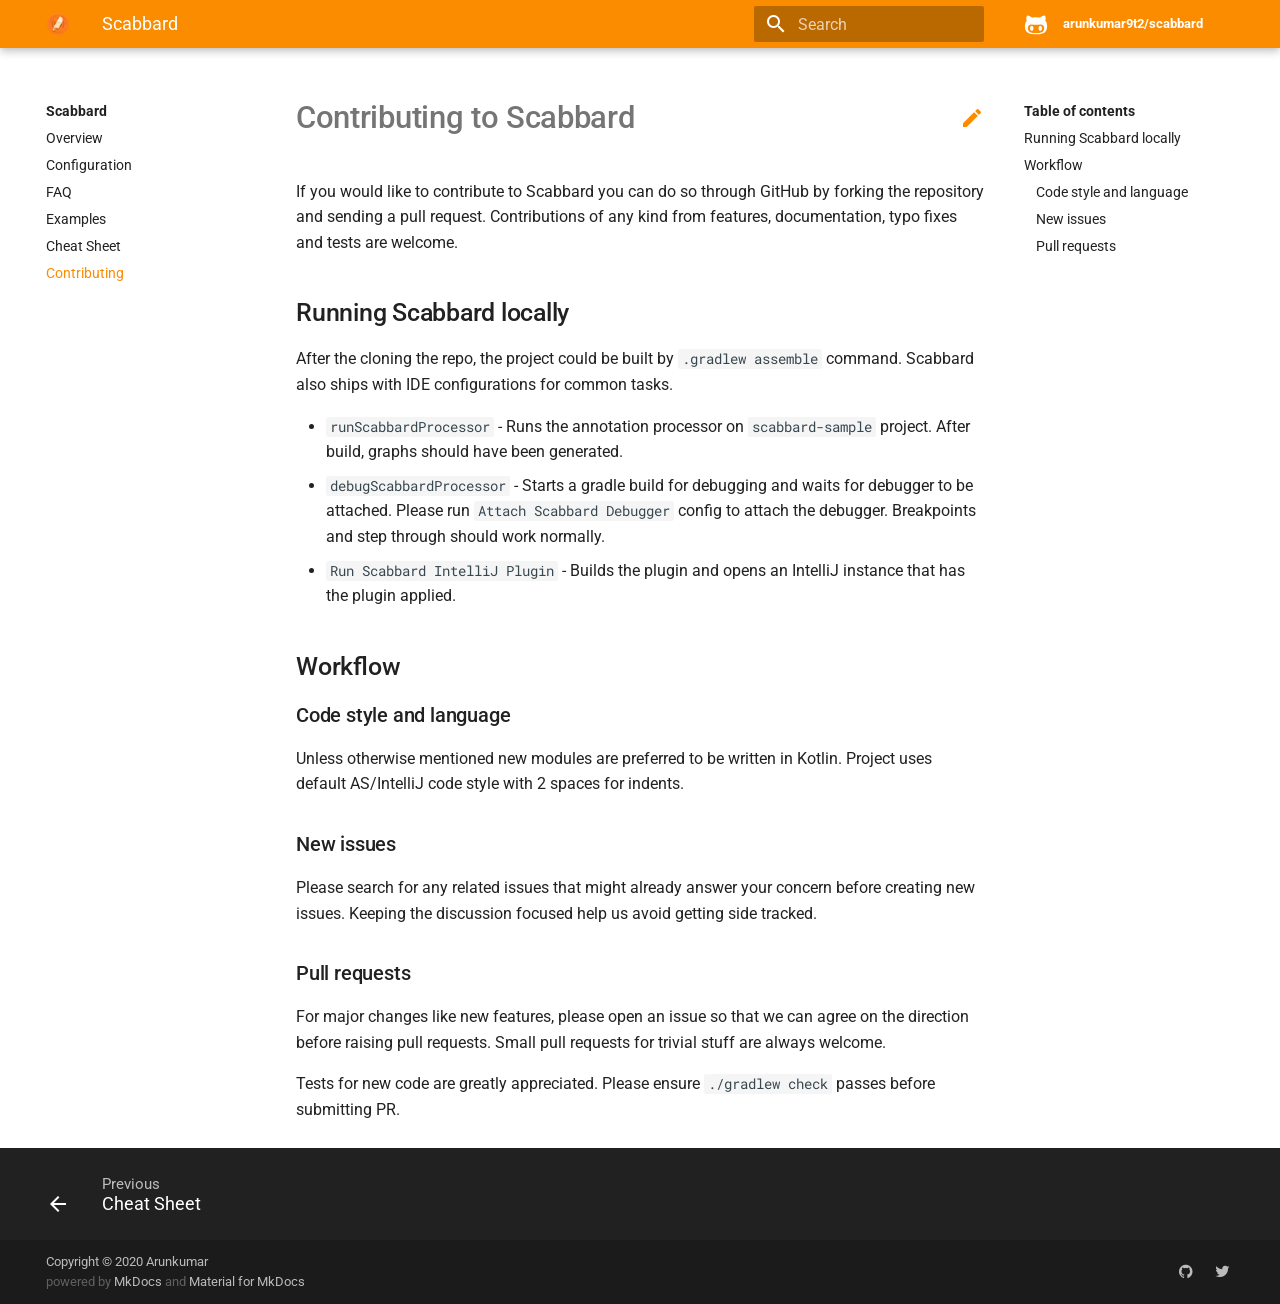
<file: contributing/index.html>
<!doctype html><html lang=en class=no-js> <head><meta charset=utf-8><meta name=viewport content="width=device-width,initial-scale=1"><meta http-equiv=x-ua-compatible content="ie=edge"><meta name=description content="A tool to visualize Dagger 2 dependency graph"><link href=https://github.com/arunkumar9t2/scabbard/contributing/ rel=canonical><meta name=author content=Arunkumar><meta name=lang:clipboard.copy content="Copy to clipboard"><meta name=lang:clipboard.copied content="Copied to clipboard"><meta name=lang:search.language content=en><meta name=lang:search.pipeline.stopwords content=True><meta name=lang:search.pipeline.trimmer content=True><meta name=lang:search.result.none content="No matching documents"><meta name=lang:search.result.one content="1 matching document"><meta name=lang:search.result.other content="# matching documents"><meta name=lang:search.tokenizer content=[\s\-]+><link rel="shortcut icon" href=../images/scabbard-icon.png><meta name=generator content="mkdocs-1.0.4, mkdocs-material-4.6.0"><title>Contributing - Scabbard</title><link rel=stylesheet href=../assets/stylesheets/application.1b62728e.css><link rel=stylesheet href=../assets/stylesheets/application-palette.a8b3c06d.css><meta name=theme-color content=#fb8c00><script src=../assets/javascripts/modernizr.268332fc.js></script><link href=https://fonts.gstatic.com rel=preconnect crossorigin><link rel=stylesheet href="https://fonts.googleapis.com/css?family=Roboto:300,400,400i,700%7CRoboto+Mono&display=fallback"><style>body,input{font-family:"Roboto","Helvetica Neue",Helvetica,Arial,sans-serif}code,kbd,pre{font-family:"Roboto Mono","Courier New",Courier,monospace}</style><link rel=stylesheet href=../assets/fonts/material-icons.css><link rel=stylesheet href=../css/site.css></head> <body dir=ltr data-md-color-primary=orange data-md-color-accent=teal> <svg class=md-svg> <defs> <svg xmlns=http://www.w3.org/2000/svg width=416 height=448 viewbox="0 0 416 448" id=__github><path fill=currentColor d="M160 304q0 10-3.125 20.5t-10.75 19T128 352t-18.125-8.5-10.75-19T96 304t3.125-20.5 10.75-19T128 256t18.125 8.5 10.75 19T160 304zm160 0q0 10-3.125 20.5t-10.75 19T288 352t-18.125-8.5-10.75-19T256 304t3.125-20.5 10.75-19T288 256t18.125 8.5 10.75 19T320 304zm40 0q0-30-17.25-51T296 232q-10.25 0-48.75 5.25Q229.5 240 208 240t-39.25-2.75Q130.75 232 120 232q-29.5 0-46.75 21T56 304q0 22 8 38.375t20.25 25.75 30.5 15 35 7.375 37.25 1.75h42q20.5 0 37.25-1.75t35-7.375 30.5-15 20.25-25.75T360 304zm56-44q0 51.75-15.25 82.75-9.5 19.25-26.375 33.25t-35.25 21.5-42.5 11.875-42.875 5.5T212 416q-19.5 0-35.5-.75t-36.875-3.125-38.125-7.5-34.25-12.875T37 371.5t-21.5-28.75Q0 312 0 260q0-59.25 34-99-6.75-20.5-6.75-42.5 0-29 12.75-54.5 27 0 47.5 9.875t47.25 30.875Q171.5 96 212 96q37 0 70 8 26.25-20.5 46.75-30.25T376 64q12.75 25.5 12.75 54.5 0 21.75-6.75 42 34 40 34 99.5z"/></svg> </defs> </svg> <input class=md-toggle data-md-toggle=drawer type=checkbox id=__drawer autocomplete=off> <input class=md-toggle data-md-toggle=search type=checkbox id=__search autocomplete=off> <label class=md-overlay data-md-component=overlay for=__drawer></label> <a href=#contributing-to-scabbard tabindex=1 class=md-skip> Skip to content </a> <header class=md-header data-md-component=header> <nav class="md-header-nav md-grid"> <div class=md-flex> <div class="md-flex__cell md-flex__cell--shrink"> <a href=https://github.com/arunkumar9t2/scabbard title=Scabbard class="md-header-nav__button md-logo"> <img src=../images/scabbard-icon.png width=24 height=24> </a> </div> <div class="md-flex__cell md-flex__cell--shrink"> <label class="md-icon md-icon--menu md-header-nav__button" for=__drawer></label> </div> <div class="md-flex__cell md-flex__cell--stretch"> <div class="md-flex__ellipsis md-header-nav__title" data-md-component=title> <span class=md-header-nav__topic> Scabbard </span> <span class=md-header-nav__topic> Contributing </span> </div> </div> <div class="md-flex__cell md-flex__cell--shrink"> <label class="md-icon md-icon--search md-header-nav__button" for=__search></label> <div class=md-search data-md-component=search role=dialog> <label class=md-search__overlay for=__search></label> <div class=md-search__inner role=search> <form class=md-search__form name=search> <input type=text class=md-search__input name=query placeholder=Search autocapitalize=off autocorrect=off autocomplete=off spellcheck=false data-md-component=query data-md-state=active> <label class="md-icon md-search__icon" for=__search></label> <button type=reset class="md-icon md-search__icon" data-md-component=reset tabindex=-1> &#xE5CD; </button> </form> <div class=md-search__output> <div class=md-search__scrollwrap data-md-scrollfix> <div class=md-search-result data-md-component=result> <div class=md-search-result__meta> Type to start searching </div> <ol class=md-search-result__list></ol> </div> </div> </div> </div> </div> </div> <div class="md-flex__cell md-flex__cell--shrink"> <div class=md-header-nav__source> <a href=https://github.com/arunkumar9t2/scabbard/ title="Go to repository" class=md-source data-md-source=github> <div class=md-source__icon> <svg viewbox="0 0 24 24" width=24 height=24> <use xlink:href=#__github width=24 height=24></use> </svg> </div> <div class=md-source__repository> arunkumar9t2/scabbard </div> </a> </div> </div> </div> </nav> </header> <div class=md-container> <main class=md-main role=main> <div class="md-main__inner md-grid" data-md-component=container> <div class="md-sidebar md-sidebar--primary" data-md-component=navigation> <div class=md-sidebar__scrollwrap> <div class=md-sidebar__inner> <nav class="md-nav md-nav--primary" data-md-level=0> <label class="md-nav__title md-nav__title--site" for=__drawer> <a href=https://github.com/arunkumar9t2/scabbard title=Scabbard class="md-nav__button md-logo"> <img src=../images/scabbard-icon.png width=48 height=48> </a> Scabbard </label> <div class=md-nav__source> <a href=https://github.com/arunkumar9t2/scabbard/ title="Go to repository" class=md-source data-md-source=github> <div class=md-source__icon> <svg viewbox="0 0 24 24" width=24 height=24> <use xlink:href=#__github width=24 height=24></use> </svg> </div> <div class=md-source__repository> arunkumar9t2/scabbard </div> </a> </div> <ul class=md-nav__list data-md-scrollfix> <li class=md-nav__item> <a href=.. title=Overview class=md-nav__link> Overview </a> </li> <li class=md-nav__item> <a href=../configuration/ title=Configuration class=md-nav__link> Configuration </a> </li> <li class=md-nav__item> <a href=../faq/ title=FAQ class=md-nav__link> FAQ </a> </li> <li class=md-nav__item> <a href=../examples/ title=Examples class=md-nav__link> Examples </a> </li> <li class=md-nav__item> <a href=../cheat-sheet/ title="Cheat Sheet" class=md-nav__link> Cheat Sheet </a> </li> <li class="md-nav__item md-nav__item--active"> <input class="md-toggle md-nav__toggle" data-md-toggle=toc type=checkbox id=__toc> <label class="md-nav__link md-nav__link--active" for=__toc> Contributing </label> <a href=./ title=Contributing class="md-nav__link md-nav__link--active"> Contributing </a> <nav class="md-nav md-nav--secondary"> <label class=md-nav__title for=__toc>Table of contents</label> <ul class=md-nav__list data-md-scrollfix> <li class=md-nav__item> <a href=#running-scabbard-locally class=md-nav__link> Running Scabbard locally </a> </li> <li class=md-nav__item> <a href=#workflow class=md-nav__link> Workflow </a> <nav class=md-nav> <ul class=md-nav__list> <li class=md-nav__item> <a href=#code-style-and-language class=md-nav__link> Code style and language </a> </li> <li class=md-nav__item> <a href=#new-issues class=md-nav__link> New issues </a> </li> <li class=md-nav__item> <a href=#pull-requests class=md-nav__link> Pull requests </a> </li> </ul> </nav> </li> </ul> </nav> </li> </ul> </nav> </div> </div> </div> <div class="md-sidebar md-sidebar--secondary" data-md-component=toc> <div class=md-sidebar__scrollwrap> <div class=md-sidebar__inner> <nav class="md-nav md-nav--secondary"> <label class=md-nav__title for=__toc>Table of contents</label> <ul class=md-nav__list data-md-scrollfix> <li class=md-nav__item> <a href=#running-scabbard-locally class=md-nav__link> Running Scabbard locally </a> </li> <li class=md-nav__item> <a href=#workflow class=md-nav__link> Workflow </a> <nav class=md-nav> <ul class=md-nav__list> <li class=md-nav__item> <a href=#code-style-and-language class=md-nav__link> Code style and language </a> </li> <li class=md-nav__item> <a href=#new-issues class=md-nav__link> New issues </a> </li> <li class=md-nav__item> <a href=#pull-requests class=md-nav__link> Pull requests </a> </li> </ul> </nav> </li> </ul> </nav> </div> </div> </div> <div class=md-content> <article class="md-content__inner md-typeset"> <a href=https://github.com/arunkumar9t2/scabbard/edit/master/docs/contributing.md title="Edit this page" class="md-icon md-content__icon">&#xE3C9;</a> <h1 id=contributing-to-scabbard>Contributing to Scabbard<a class=headerlink href=#contributing-to-scabbard title="Permanent link">&para;</a></h1> <p>If you would like to contribute to Scabbard you can do so through GitHub by forking the repository and sending a pull request. Contributions of any kind from features, documentation, typo fixes and tests are welcome.</p> <h2 id=running-scabbard-locally>Running Scabbard locally<a class=headerlink href=#running-scabbard-locally title="Permanent link">&para;</a></h2> <p>After the cloning the repo, the project could be built by <code>.gradlew assemble</code> command. Scabbard also ships with IDE configurations for common tasks.</p> <ul> <li><code>runScabbardProcessor</code> - Runs the annotation processor on <code>scabbard-sample</code> project. After build, graphs should have been generated.</li> <li><code>debugScabbardProcessor</code> - Starts a gradle build for debugging and waits for debugger to be attached. Please run <code>Attach Scabbard Debugger</code> config to attach the debugger. Breakpoints and step through should work normally.</li> <li><code>Run Scabbard IntelliJ Plugin</code> - Builds the plugin and opens an IntelliJ instance that has the plugin applied.</li> </ul> <h2 id=workflow>Workflow<a class=headerlink href=#workflow title="Permanent link">&para;</a></h2> <h3 id=code-style-and-language>Code style and language<a class=headerlink href=#code-style-and-language title="Permanent link">&para;</a></h3> <p>Unless otherwise mentioned new modules are preferred to be written in Kotlin. Project uses default AS/IntelliJ code style with 2 spaces for indents.</p> <h3 id=new-issues>New issues<a class=headerlink href=#new-issues title="Permanent link">&para;</a></h3> <p>Please search for any related issues that might already answer your concern before creating new issues. Keeping the discussion focused help us avoid getting side tracked.</p> <h3 id=pull-requests>Pull requests<a class=headerlink href=#pull-requests title="Permanent link">&para;</a></h3> <p>For major changes like new features, please open an issue so that we can agree on the direction before raising pull requests. Small pull requests for trivial stuff are always welcome.</p> <p>Tests for new code are greatly appreciated. Please ensure <code>./gradlew check</code> passes before submitting PR.</p> </article> </div> </div> </main> <footer class=md-footer> <div class=md-footer-nav> <nav class="md-footer-nav__inner md-grid"> <a href=../cheat-sheet/ title="Cheat Sheet" class="md-flex md-footer-nav__link md-footer-nav__link--prev" rel=prev> <div class="md-flex__cell md-flex__cell--shrink"> <i class="md-icon md-icon--arrow-back md-footer-nav__button"></i> </div> <div class="md-flex__cell md-flex__cell--stretch md-footer-nav__title"> <span class=md-flex__ellipsis> <span class=md-footer-nav__direction> Previous </span> Cheat Sheet </span> </div> </a> </nav> </div> <div class="md-footer-meta md-typeset"> <div class="md-footer-meta__inner md-grid"> <div class=md-footer-copyright> <div class=md-footer-copyright__highlight> Copyright &copy; 2020 Arunkumar </div> powered by <a href=https://www.mkdocs.org>MkDocs</a> and <a href=https://squidfunk.github.io/mkdocs-material/ > Material for MkDocs</a> </div> <div class=md-footer-social> <link rel=stylesheet href=../assets/fonts/font-awesome.css> <a href=https://github.com/arunkumar9t2/scabbard class="md-footer-social__link fa fa-github"></a> <a href=https://twitter.com/arunkumar_9t2 class="md-footer-social__link fa fa-twitter"></a> </div> </div> </div> </footer> </div> <script src=../assets/javascripts/application.808e90bb.js></script> <script>app.initialize({version:"1.0.4",url:{base:".."}})</script> </body> </html>
</file>
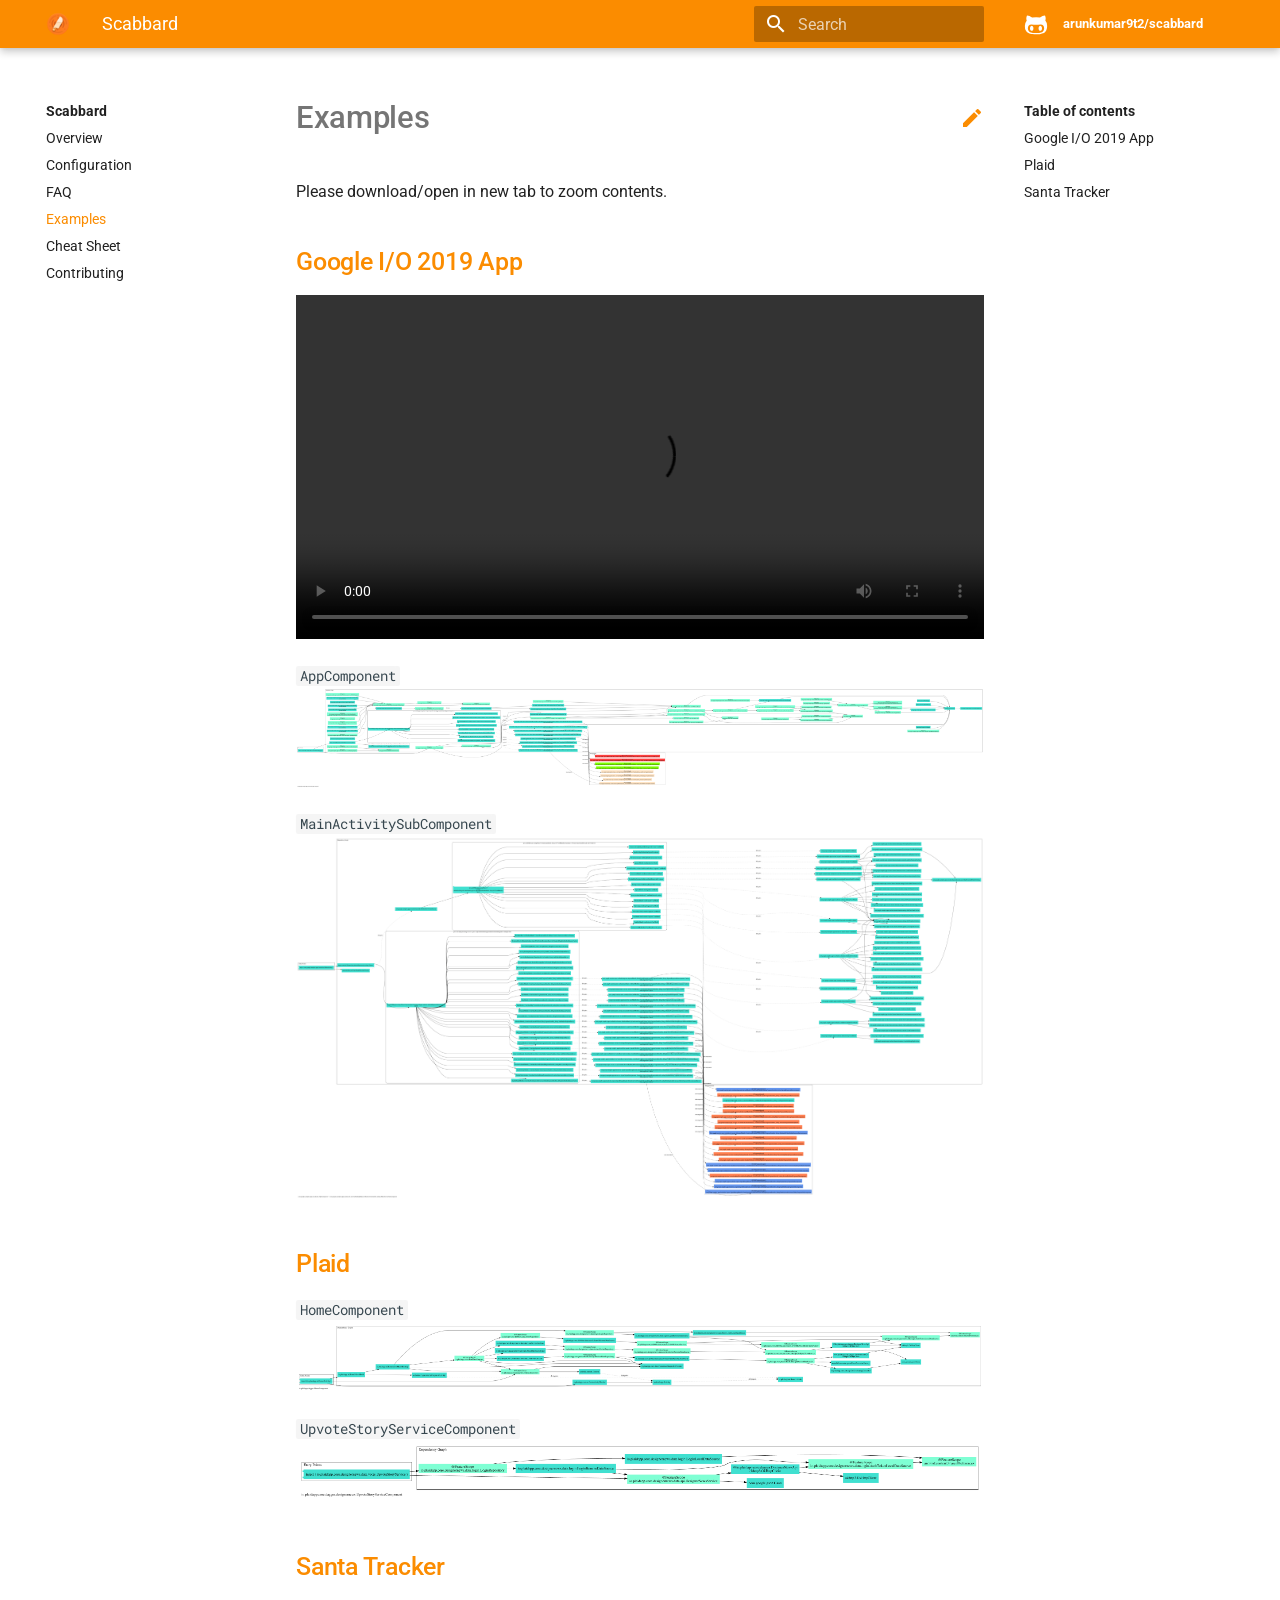
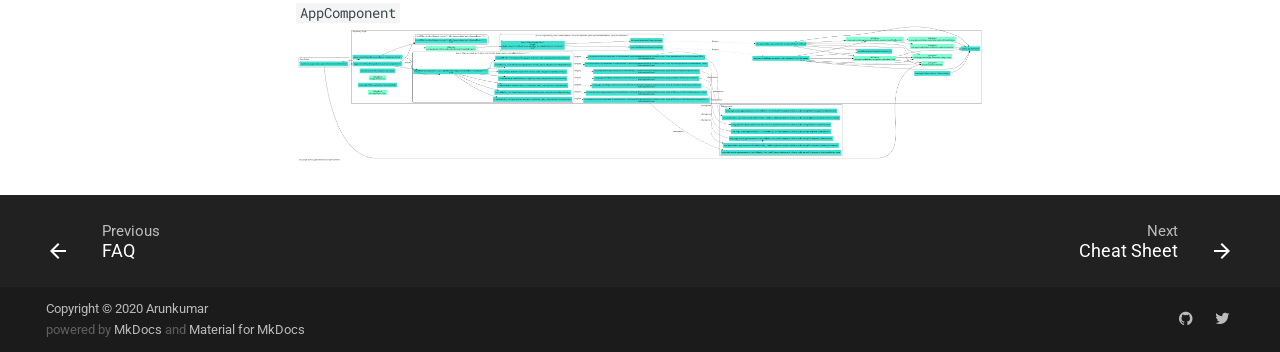
<file: examples/index.html>
<!doctype html><html lang=en class=no-js> <head><meta charset=utf-8><meta name=viewport content="width=device-width,initial-scale=1"><meta http-equiv=x-ua-compatible content="ie=edge"><meta name=description content="A tool to visualize Dagger 2 dependency graph"><link href=https://github.com/arunkumar9t2/scabbard/examples/ rel=canonical><meta name=author content=Arunkumar><meta name=lang:clipboard.copy content="Copy to clipboard"><meta name=lang:clipboard.copied content="Copied to clipboard"><meta name=lang:search.language content=en><meta name=lang:search.pipeline.stopwords content=True><meta name=lang:search.pipeline.trimmer content=True><meta name=lang:search.result.none content="No matching documents"><meta name=lang:search.result.one content="1 matching document"><meta name=lang:search.result.other content="# matching documents"><meta name=lang:search.tokenizer content=[\s\-]+><link rel="shortcut icon" href=../images/scabbard-icon.png><meta name=generator content="mkdocs-1.0.4, mkdocs-material-4.6.0"><title>Examples - Scabbard</title><link rel=stylesheet href=../assets/stylesheets/application.1b62728e.css><link rel=stylesheet href=../assets/stylesheets/application-palette.a8b3c06d.css><meta name=theme-color content=#fb8c00><script src=../assets/javascripts/modernizr.268332fc.js></script><link href=https://fonts.gstatic.com rel=preconnect crossorigin><link rel=stylesheet href="https://fonts.googleapis.com/css?family=Roboto:300,400,400i,700%7CRoboto+Mono&display=fallback"><style>body,input{font-family:"Roboto","Helvetica Neue",Helvetica,Arial,sans-serif}code,kbd,pre{font-family:"Roboto Mono","Courier New",Courier,monospace}</style><link rel=stylesheet href=../assets/fonts/material-icons.css><link rel=stylesheet href=../css/site.css></head> <body dir=ltr data-md-color-primary=orange data-md-color-accent=teal> <svg class=md-svg> <defs> <svg xmlns=http://www.w3.org/2000/svg width=416 height=448 viewbox="0 0 416 448" id=__github><path fill=currentColor d="M160 304q0 10-3.125 20.5t-10.75 19T128 352t-18.125-8.5-10.75-19T96 304t3.125-20.5 10.75-19T128 256t18.125 8.5 10.75 19T160 304zm160 0q0 10-3.125 20.5t-10.75 19T288 352t-18.125-8.5-10.75-19T256 304t3.125-20.5 10.75-19T288 256t18.125 8.5 10.75 19T320 304zm40 0q0-30-17.25-51T296 232q-10.25 0-48.75 5.25Q229.5 240 208 240t-39.25-2.75Q130.75 232 120 232q-29.5 0-46.75 21T56 304q0 22 8 38.375t20.25 25.75 30.5 15 35 7.375 37.25 1.75h42q20.5 0 37.25-1.75t35-7.375 30.5-15 20.25-25.75T360 304zm56-44q0 51.75-15.25 82.75-9.5 19.25-26.375 33.25t-35.25 21.5-42.5 11.875-42.875 5.5T212 416q-19.5 0-35.5-.75t-36.875-3.125-38.125-7.5-34.25-12.875T37 371.5t-21.5-28.75Q0 312 0 260q0-59.25 34-99-6.75-20.5-6.75-42.5 0-29 12.75-54.5 27 0 47.5 9.875t47.25 30.875Q171.5 96 212 96q37 0 70 8 26.25-20.5 46.75-30.25T376 64q12.75 25.5 12.75 54.5 0 21.75-6.75 42 34 40 34 99.5z"/></svg> </defs> </svg> <input class=md-toggle data-md-toggle=drawer type=checkbox id=__drawer autocomplete=off> <input class=md-toggle data-md-toggle=search type=checkbox id=__search autocomplete=off> <label class=md-overlay data-md-component=overlay for=__drawer></label> <a href=#examples tabindex=1 class=md-skip> Skip to content </a> <header class=md-header data-md-component=header> <nav class="md-header-nav md-grid"> <div class=md-flex> <div class="md-flex__cell md-flex__cell--shrink"> <a href=https://github.com/arunkumar9t2/scabbard title=Scabbard class="md-header-nav__button md-logo"> <img src=../images/scabbard-icon.png width=24 height=24> </a> </div> <div class="md-flex__cell md-flex__cell--shrink"> <label class="md-icon md-icon--menu md-header-nav__button" for=__drawer></label> </div> <div class="md-flex__cell md-flex__cell--stretch"> <div class="md-flex__ellipsis md-header-nav__title" data-md-component=title> <span class=md-header-nav__topic> Scabbard </span> <span class=md-header-nav__topic> Examples </span> </div> </div> <div class="md-flex__cell md-flex__cell--shrink"> <label class="md-icon md-icon--search md-header-nav__button" for=__search></label> <div class=md-search data-md-component=search role=dialog> <label class=md-search__overlay for=__search></label> <div class=md-search__inner role=search> <form class=md-search__form name=search> <input type=text class=md-search__input name=query placeholder=Search autocapitalize=off autocorrect=off autocomplete=off spellcheck=false data-md-component=query data-md-state=active> <label class="md-icon md-search__icon" for=__search></label> <button type=reset class="md-icon md-search__icon" data-md-component=reset tabindex=-1> &#xE5CD; </button> </form> <div class=md-search__output> <div class=md-search__scrollwrap data-md-scrollfix> <div class=md-search-result data-md-component=result> <div class=md-search-result__meta> Type to start searching </div> <ol class=md-search-result__list></ol> </div> </div> </div> </div> </div> </div> <div class="md-flex__cell md-flex__cell--shrink"> <div class=md-header-nav__source> <a href=https://github.com/arunkumar9t2/scabbard/ title="Go to repository" class=md-source data-md-source=github> <div class=md-source__icon> <svg viewbox="0 0 24 24" width=24 height=24> <use xlink:href=#__github width=24 height=24></use> </svg> </div> <div class=md-source__repository> arunkumar9t2/scabbard </div> </a> </div> </div> </div> </nav> </header> <div class=md-container> <main class=md-main role=main> <div class="md-main__inner md-grid" data-md-component=container> <div class="md-sidebar md-sidebar--primary" data-md-component=navigation> <div class=md-sidebar__scrollwrap> <div class=md-sidebar__inner> <nav class="md-nav md-nav--primary" data-md-level=0> <label class="md-nav__title md-nav__title--site" for=__drawer> <a href=https://github.com/arunkumar9t2/scabbard title=Scabbard class="md-nav__button md-logo"> <img src=../images/scabbard-icon.png width=48 height=48> </a> Scabbard </label> <div class=md-nav__source> <a href=https://github.com/arunkumar9t2/scabbard/ title="Go to repository" class=md-source data-md-source=github> <div class=md-source__icon> <svg viewbox="0 0 24 24" width=24 height=24> <use xlink:href=#__github width=24 height=24></use> </svg> </div> <div class=md-source__repository> arunkumar9t2/scabbard </div> </a> </div> <ul class=md-nav__list data-md-scrollfix> <li class=md-nav__item> <a href=.. title=Overview class=md-nav__link> Overview </a> </li> <li class=md-nav__item> <a href=../configuration/ title=Configuration class=md-nav__link> Configuration </a> </li> <li class=md-nav__item> <a href=../faq/ title=FAQ class=md-nav__link> FAQ </a> </li> <li class="md-nav__item md-nav__item--active"> <input class="md-toggle md-nav__toggle" data-md-toggle=toc type=checkbox id=__toc> <label class="md-nav__link md-nav__link--active" for=__toc> Examples </label> <a href=./ title=Examples class="md-nav__link md-nav__link--active"> Examples </a> <nav class="md-nav md-nav--secondary"> <label class=md-nav__title for=__toc>Table of contents</label> <ul class=md-nav__list data-md-scrollfix> <li class=md-nav__item> <a href=#google-io-2019-app class=md-nav__link> Google I/O 2019 App </a> </li> <li class=md-nav__item> <a href=#plaid class=md-nav__link> Plaid </a> </li> <li class=md-nav__item> <a href=#santa-tracker class=md-nav__link> Santa Tracker </a> </li> </ul> </nav> </li> <li class=md-nav__item> <a href=../cheat-sheet/ title="Cheat Sheet" class=md-nav__link> Cheat Sheet </a> </li> <li class=md-nav__item> <a href=../contributing/ title=Contributing class=md-nav__link> Contributing </a> </li> </ul> </nav> </div> </div> </div> <div class="md-sidebar md-sidebar--secondary" data-md-component=toc> <div class=md-sidebar__scrollwrap> <div class=md-sidebar__inner> <nav class="md-nav md-nav--secondary"> <label class=md-nav__title for=__toc>Table of contents</label> <ul class=md-nav__list data-md-scrollfix> <li class=md-nav__item> <a href=#google-io-2019-app class=md-nav__link> Google I/O 2019 App </a> </li> <li class=md-nav__item> <a href=#plaid class=md-nav__link> Plaid </a> </li> <li class=md-nav__item> <a href=#santa-tracker class=md-nav__link> Santa Tracker </a> </li> </ul> </nav> </div> </div> </div> <div class=md-content> <article class="md-content__inner md-typeset"> <a href=https://github.com/arunkumar9t2/scabbard/edit/master/docs/examples.md title="Edit this page" class="md-icon md-content__icon">&#xE3C9;</a> <h1 id=examples>Examples<a class=headerlink href=#examples title="Permanent link">&para;</a></h1> <p>Please download/open in new tab to zoom contents.</p> <h2 id=google-io-2019-app><a href=https://github.com/google/iosched>Google I/O 2019 App</a><a class=headerlink href=#google-io-2019-app title="Permanent link">&para;</a></h2> <video width=100% controls> <source src=../video/iosched_appcomponent.mp4 type=video/mp4> Your browser does not support the video tag. </video> <p><code>AppComponent</code> <img src=../images/io_appcomponent.png width=100%></p> <p><code>MainActivitySubComponent</code> <img src=../images/io_main.png width=100%></p> <h2 id=plaid><a href=https://github.com/android/plaid>Plaid</a><a class=headerlink href=#plaid title="Permanent link">&para;</a></h2> <p><code>HomeComponent</code> <img src=../images/plaid_home.png width=100%></p> <p><code>UpvoteStoryServiceComponent</code> <img src=../images/plaid_upvote.png width=100%></p> <h2 id=santa-tracker><a href=https://github.com/google/santa-tracker-android>Santa Tracker</a><a class=headerlink href=#santa-tracker title="Permanent link">&para;</a></h2> <p><code>AppComponent</code> <img src=../images/santatracker_appcomponent.png width=100%></p> </article> </div> </div> </main> <footer class=md-footer> <div class=md-footer-nav> <nav class="md-footer-nav__inner md-grid"> <a href=../faq/ title=FAQ class="md-flex md-footer-nav__link md-footer-nav__link--prev" rel=prev> <div class="md-flex__cell md-flex__cell--shrink"> <i class="md-icon md-icon--arrow-back md-footer-nav__button"></i> </div> <div class="md-flex__cell md-flex__cell--stretch md-footer-nav__title"> <span class=md-flex__ellipsis> <span class=md-footer-nav__direction> Previous </span> FAQ </span> </div> </a> <a href=../cheat-sheet/ title="Cheat Sheet" class="md-flex md-footer-nav__link md-footer-nav__link--next" rel=next> <div class="md-flex__cell md-flex__cell--stretch md-footer-nav__title"> <span class=md-flex__ellipsis> <span class=md-footer-nav__direction> Next </span> Cheat Sheet </span> </div> <div class="md-flex__cell md-flex__cell--shrink"> <i class="md-icon md-icon--arrow-forward md-footer-nav__button"></i> </div> </a> </nav> </div> <div class="md-footer-meta md-typeset"> <div class="md-footer-meta__inner md-grid"> <div class=md-footer-copyright> <div class=md-footer-copyright__highlight> Copyright &copy; 2020 Arunkumar </div> powered by <a href=https://www.mkdocs.org>MkDocs</a> and <a href=https://squidfunk.github.io/mkdocs-material/ > Material for MkDocs</a> </div> <div class=md-footer-social> <link rel=stylesheet href=../assets/fonts/font-awesome.css> <a href=https://github.com/arunkumar9t2/scabbard class="md-footer-social__link fa fa-github"></a> <a href=https://twitter.com/arunkumar_9t2 class="md-footer-social__link fa fa-twitter"></a> </div> </div> </div> </footer> </div> <script src=../assets/javascripts/application.808e90bb.js></script> <script>app.initialize({version:"1.0.4",url:{base:".."}})</script> </body> </html>
</file>
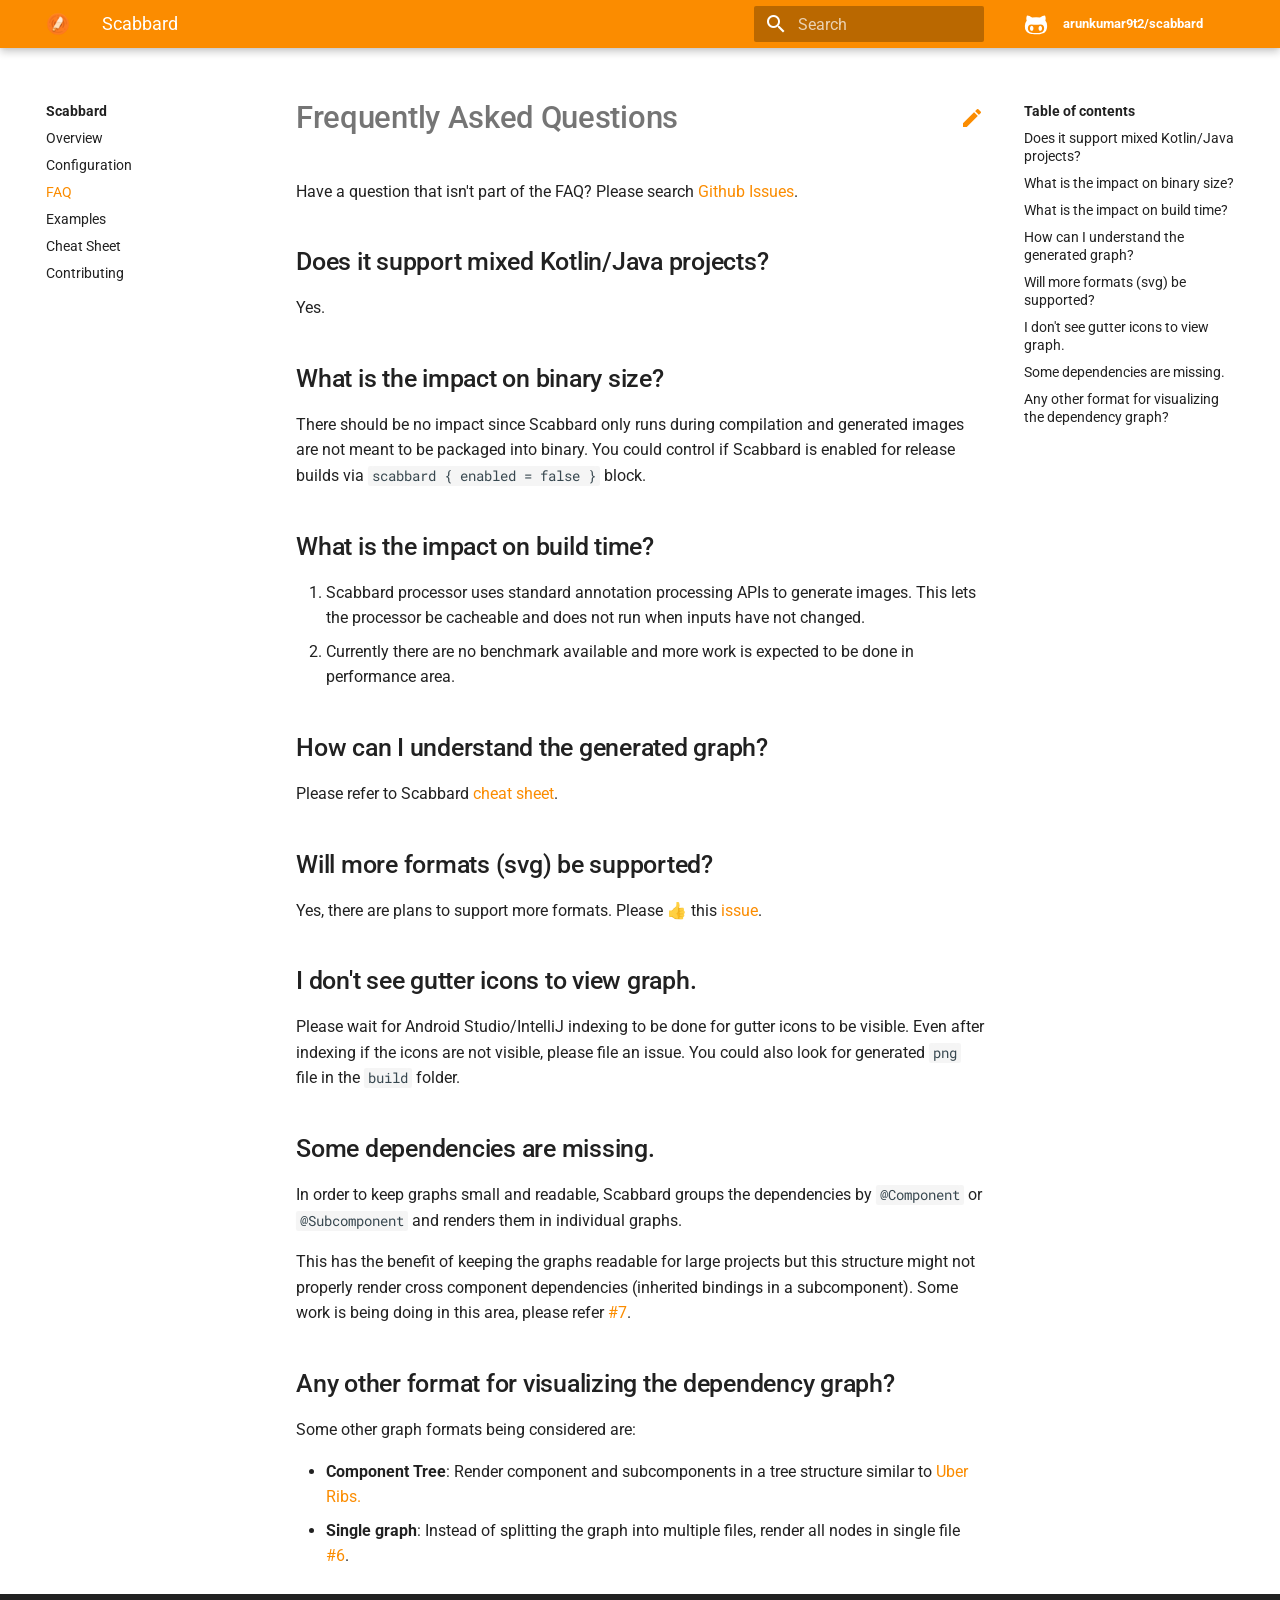
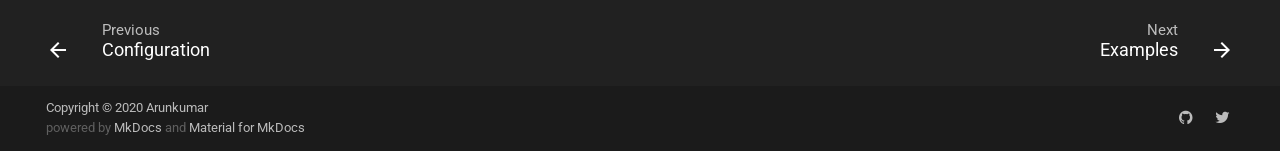
<file: faq/index.html>
<!doctype html><html lang=en class=no-js> <head><meta charset=utf-8><meta name=viewport content="width=device-width,initial-scale=1"><meta http-equiv=x-ua-compatible content="ie=edge"><meta name=description content="A tool to visualize Dagger 2 dependency graph"><link href=https://github.com/arunkumar9t2/scabbard/faq/ rel=canonical><meta name=author content=Arunkumar><meta name=lang:clipboard.copy content="Copy to clipboard"><meta name=lang:clipboard.copied content="Copied to clipboard"><meta name=lang:search.language content=en><meta name=lang:search.pipeline.stopwords content=True><meta name=lang:search.pipeline.trimmer content=True><meta name=lang:search.result.none content="No matching documents"><meta name=lang:search.result.one content="1 matching document"><meta name=lang:search.result.other content="# matching documents"><meta name=lang:search.tokenizer content=[\s\-]+><link rel="shortcut icon" href=../images/scabbard-icon.png><meta name=generator content="mkdocs-1.0.4, mkdocs-material-4.6.0"><title>FAQ - Scabbard</title><link rel=stylesheet href=../assets/stylesheets/application.1b62728e.css><link rel=stylesheet href=../assets/stylesheets/application-palette.a8b3c06d.css><meta name=theme-color content=#fb8c00><script src=../assets/javascripts/modernizr.268332fc.js></script><link href=https://fonts.gstatic.com rel=preconnect crossorigin><link rel=stylesheet href="https://fonts.googleapis.com/css?family=Roboto:300,400,400i,700%7CRoboto+Mono&display=fallback"><style>body,input{font-family:"Roboto","Helvetica Neue",Helvetica,Arial,sans-serif}code,kbd,pre{font-family:"Roboto Mono","Courier New",Courier,monospace}</style><link rel=stylesheet href=../assets/fonts/material-icons.css><link rel=stylesheet href=../css/site.css></head> <body dir=ltr data-md-color-primary=orange data-md-color-accent=teal> <svg class=md-svg> <defs> <svg xmlns=http://www.w3.org/2000/svg width=416 height=448 viewbox="0 0 416 448" id=__github><path fill=currentColor d="M160 304q0 10-3.125 20.5t-10.75 19T128 352t-18.125-8.5-10.75-19T96 304t3.125-20.5 10.75-19T128 256t18.125 8.5 10.75 19T160 304zm160 0q0 10-3.125 20.5t-10.75 19T288 352t-18.125-8.5-10.75-19T256 304t3.125-20.5 10.75-19T288 256t18.125 8.5 10.75 19T320 304zm40 0q0-30-17.25-51T296 232q-10.25 0-48.75 5.25Q229.5 240 208 240t-39.25-2.75Q130.75 232 120 232q-29.5 0-46.75 21T56 304q0 22 8 38.375t20.25 25.75 30.5 15 35 7.375 37.25 1.75h42q20.5 0 37.25-1.75t35-7.375 30.5-15 20.25-25.75T360 304zm56-44q0 51.75-15.25 82.75-9.5 19.25-26.375 33.25t-35.25 21.5-42.5 11.875-42.875 5.5T212 416q-19.5 0-35.5-.75t-36.875-3.125-38.125-7.5-34.25-12.875T37 371.5t-21.5-28.75Q0 312 0 260q0-59.25 34-99-6.75-20.5-6.75-42.5 0-29 12.75-54.5 27 0 47.5 9.875t47.25 30.875Q171.5 96 212 96q37 0 70 8 26.25-20.5 46.75-30.25T376 64q12.75 25.5 12.75 54.5 0 21.75-6.75 42 34 40 34 99.5z"/></svg> </defs> </svg> <input class=md-toggle data-md-toggle=drawer type=checkbox id=__drawer autocomplete=off> <input class=md-toggle data-md-toggle=search type=checkbox id=__search autocomplete=off> <label class=md-overlay data-md-component=overlay for=__drawer></label> <a href=#frequently-asked-questions tabindex=1 class=md-skip> Skip to content </a> <header class=md-header data-md-component=header> <nav class="md-header-nav md-grid"> <div class=md-flex> <div class="md-flex__cell md-flex__cell--shrink"> <a href=https://github.com/arunkumar9t2/scabbard title=Scabbard class="md-header-nav__button md-logo"> <img src=../images/scabbard-icon.png width=24 height=24> </a> </div> <div class="md-flex__cell md-flex__cell--shrink"> <label class="md-icon md-icon--menu md-header-nav__button" for=__drawer></label> </div> <div class="md-flex__cell md-flex__cell--stretch"> <div class="md-flex__ellipsis md-header-nav__title" data-md-component=title> <span class=md-header-nav__topic> Scabbard </span> <span class=md-header-nav__topic> FAQ </span> </div> </div> <div class="md-flex__cell md-flex__cell--shrink"> <label class="md-icon md-icon--search md-header-nav__button" for=__search></label> <div class=md-search data-md-component=search role=dialog> <label class=md-search__overlay for=__search></label> <div class=md-search__inner role=search> <form class=md-search__form name=search> <input type=text class=md-search__input name=query placeholder=Search autocapitalize=off autocorrect=off autocomplete=off spellcheck=false data-md-component=query data-md-state=active> <label class="md-icon md-search__icon" for=__search></label> <button type=reset class="md-icon md-search__icon" data-md-component=reset tabindex=-1> &#xE5CD; </button> </form> <div class=md-search__output> <div class=md-search__scrollwrap data-md-scrollfix> <div class=md-search-result data-md-component=result> <div class=md-search-result__meta> Type to start searching </div> <ol class=md-search-result__list></ol> </div> </div> </div> </div> </div> </div> <div class="md-flex__cell md-flex__cell--shrink"> <div class=md-header-nav__source> <a href=https://github.com/arunkumar9t2/scabbard/ title="Go to repository" class=md-source data-md-source=github> <div class=md-source__icon> <svg viewbox="0 0 24 24" width=24 height=24> <use xlink:href=#__github width=24 height=24></use> </svg> </div> <div class=md-source__repository> arunkumar9t2/scabbard </div> </a> </div> </div> </div> </nav> </header> <div class=md-container> <main class=md-main role=main> <div class="md-main__inner md-grid" data-md-component=container> <div class="md-sidebar md-sidebar--primary" data-md-component=navigation> <div class=md-sidebar__scrollwrap> <div class=md-sidebar__inner> <nav class="md-nav md-nav--primary" data-md-level=0> <label class="md-nav__title md-nav__title--site" for=__drawer> <a href=https://github.com/arunkumar9t2/scabbard title=Scabbard class="md-nav__button md-logo"> <img src=../images/scabbard-icon.png width=48 height=48> </a> Scabbard </label> <div class=md-nav__source> <a href=https://github.com/arunkumar9t2/scabbard/ title="Go to repository" class=md-source data-md-source=github> <div class=md-source__icon> <svg viewbox="0 0 24 24" width=24 height=24> <use xlink:href=#__github width=24 height=24></use> </svg> </div> <div class=md-source__repository> arunkumar9t2/scabbard </div> </a> </div> <ul class=md-nav__list data-md-scrollfix> <li class=md-nav__item> <a href=.. title=Overview class=md-nav__link> Overview </a> </li> <li class=md-nav__item> <a href=../configuration/ title=Configuration class=md-nav__link> Configuration </a> </li> <li class="md-nav__item md-nav__item--active"> <input class="md-toggle md-nav__toggle" data-md-toggle=toc type=checkbox id=__toc> <label class="md-nav__link md-nav__link--active" for=__toc> FAQ </label> <a href=./ title=FAQ class="md-nav__link md-nav__link--active"> FAQ </a> <nav class="md-nav md-nav--secondary"> <label class=md-nav__title for=__toc>Table of contents</label> <ul class=md-nav__list data-md-scrollfix> <li class=md-nav__item> <a href=#does-it-support-mixed-kotlinjava-projects class=md-nav__link> Does it support mixed Kotlin/Java projects? </a> </li> <li class=md-nav__item> <a href=#what-is-the-impact-on-binary-size class=md-nav__link> What is the impact on binary size? </a> </li> <li class=md-nav__item> <a href=#what-is-the-impact-on-build-time class=md-nav__link> What is the impact on build time? </a> </li> <li class=md-nav__item> <a href=#how-can-i-understand-the-generated-graph class=md-nav__link> How can I understand the generated graph? </a> </li> <li class=md-nav__item> <a href=#will-more-formats-svg-be-supported class=md-nav__link> Will more formats (svg) be supported? </a> </li> <li class=md-nav__item> <a href=#i-dont-see-gutter-icons-to-view-graph class=md-nav__link> I don't see gutter icons to view graph. </a> </li> <li class=md-nav__item> <a href=#some-dependencies-are-missing class=md-nav__link> Some dependencies are missing. </a> </li> <li class=md-nav__item> <a href=#any-other-format-for-visualizing-the-dependency-graph class=md-nav__link> Any other format for visualizing the dependency graph? </a> </li> </ul> </nav> </li> <li class=md-nav__item> <a href=../examples/ title=Examples class=md-nav__link> Examples </a> </li> <li class=md-nav__item> <a href=../cheat-sheet/ title="Cheat Sheet" class=md-nav__link> Cheat Sheet </a> </li> <li class=md-nav__item> <a href=../contributing/ title=Contributing class=md-nav__link> Contributing </a> </li> </ul> </nav> </div> </div> </div> <div class="md-sidebar md-sidebar--secondary" data-md-component=toc> <div class=md-sidebar__scrollwrap> <div class=md-sidebar__inner> <nav class="md-nav md-nav--secondary"> <label class=md-nav__title for=__toc>Table of contents</label> <ul class=md-nav__list data-md-scrollfix> <li class=md-nav__item> <a href=#does-it-support-mixed-kotlinjava-projects class=md-nav__link> Does it support mixed Kotlin/Java projects? </a> </li> <li class=md-nav__item> <a href=#what-is-the-impact-on-binary-size class=md-nav__link> What is the impact on binary size? </a> </li> <li class=md-nav__item> <a href=#what-is-the-impact-on-build-time class=md-nav__link> What is the impact on build time? </a> </li> <li class=md-nav__item> <a href=#how-can-i-understand-the-generated-graph class=md-nav__link> How can I understand the generated graph? </a> </li> <li class=md-nav__item> <a href=#will-more-formats-svg-be-supported class=md-nav__link> Will more formats (svg) be supported? </a> </li> <li class=md-nav__item> <a href=#i-dont-see-gutter-icons-to-view-graph class=md-nav__link> I don't see gutter icons to view graph. </a> </li> <li class=md-nav__item> <a href=#some-dependencies-are-missing class=md-nav__link> Some dependencies are missing. </a> </li> <li class=md-nav__item> <a href=#any-other-format-for-visualizing-the-dependency-graph class=md-nav__link> Any other format for visualizing the dependency graph? </a> </li> </ul> </nav> </div> </div> </div> <div class=md-content> <article class="md-content__inner md-typeset"> <a href=https://github.com/arunkumar9t2/scabbard/edit/master/docs/faq.md title="Edit this page" class="md-icon md-content__icon">&#xE3C9;</a> <h1 id=frequently-asked-questions>Frequently Asked Questions<a class=headerlink href=#frequently-asked-questions title="Permanent link">&para;</a></h1> <p>Have a question that isn't part of the FAQ? Please search <a href=https://github.com/arunkumar9t2/scabbard/issues>Github Issues</a>.</p> <h2 id=does-it-support-mixed-kotlinjava-projects>Does it support mixed Kotlin/Java projects?<a class=headerlink href=#does-it-support-mixed-kotlinjava-projects title="Permanent link">&para;</a></h2> <p>Yes.</p> <h2 id=what-is-the-impact-on-binary-size>What is the impact on binary size?<a class=headerlink href=#what-is-the-impact-on-binary-size title="Permanent link">&para;</a></h2> <p>There should be no impact since Scabbard only runs during compilation and generated images are not meant to be packaged into binary. You could control if Scabbard is enabled for release builds via <code>scabbard { enabled = false }</code> block.</p> <h2 id=what-is-the-impact-on-build-time>What is the impact on build time?<a class=headerlink href=#what-is-the-impact-on-build-time title="Permanent link">&para;</a></h2> <ol> <li> <p>Scabbard processor uses standard annotation processing APIs to generate images. This lets the processor be cacheable and does not run when inputs have not changed.</p> </li> <li> <p>Currently there are no benchmark available and more work is expected to be done in performance area.</p> </li> </ol> <h2 id=how-can-i-understand-the-generated-graph>How can I understand the generated graph?<a class=headerlink href=#how-can-i-understand-the-generated-graph title="Permanent link">&para;</a></h2> <p>Please refer to Scabbard <a href=../cheat-sheet/ >cheat sheet</a>.</p> <h2 id=will-more-formats-svg-be-supported>Will more formats (svg) be supported?<a class=headerlink href=#will-more-formats-svg-be-supported title="Permanent link">&para;</a></h2> <p>Yes, there are plans to support more formats. Please 👍 this <a href=https://github.com/arunkumar9t2/scabbard/issues/8>issue</a>.</p> <h2 id=i-dont-see-gutter-icons-to-view-graph>I don't see gutter icons to view graph.<a class=headerlink href=#i-dont-see-gutter-icons-to-view-graph title="Permanent link">&para;</a></h2> <p>Please wait for Android Studio/IntelliJ indexing to be done for gutter icons to be visible. Even after indexing if the icons are not visible, please file an issue. You could also look for generated <code>png</code> file in the <code>build</code> folder.</p> <h2 id=some-dependencies-are-missing>Some dependencies are missing.<a class=headerlink href=#some-dependencies-are-missing title="Permanent link">&para;</a></h2> <p>In order to keep graphs small and readable, Scabbard groups the dependencies by <code>@Component</code> or <code>@Subcomponent</code> and renders them in individual graphs.</p> <p>This has the benefit of keeping the graphs readable for large projects but this structure might not properly render cross component dependencies (inherited bindings in a subcomponent). Some work is being doing in this area, please refer <a href=https://github.com/arunkumar9t2/scabbard/issues/7>#7</a>.</p> <h2 id=any-other-format-for-visualizing-the-dependency-graph>Any other format for visualizing the dependency graph?<a class=headerlink href=#any-other-format-for-visualizing-the-dependency-graph title="Permanent link">&para;</a></h2> <p>Some other graph formats being considered are:</p> <ul> <li><strong>Component Tree</strong>: Render component and subcomponents in a tree structure similar to <a href=https://1fykyq3mdn5r21tpna3wkdyi-wpengine.netdna-ssl.com/wp-content/uploads/2018/11/Carbon_architecture_Figure_02.gif>Uber Ribs.</a></li> <li><strong>Single graph</strong>: Instead of splitting the graph into multiple files, render all nodes in single file <a href=https://github.com/arunkumar9t2/scabbard/issues/6>#6</a>.</li> </ul> </article> </div> </div> </main> <footer class=md-footer> <div class=md-footer-nav> <nav class="md-footer-nav__inner md-grid"> <a href=../configuration/ title=Configuration class="md-flex md-footer-nav__link md-footer-nav__link--prev" rel=prev> <div class="md-flex__cell md-flex__cell--shrink"> <i class="md-icon md-icon--arrow-back md-footer-nav__button"></i> </div> <div class="md-flex__cell md-flex__cell--stretch md-footer-nav__title"> <span class=md-flex__ellipsis> <span class=md-footer-nav__direction> Previous </span> Configuration </span> </div> </a> <a href=../examples/ title=Examples class="md-flex md-footer-nav__link md-footer-nav__link--next" rel=next> <div class="md-flex__cell md-flex__cell--stretch md-footer-nav__title"> <span class=md-flex__ellipsis> <span class=md-footer-nav__direction> Next </span> Examples </span> </div> <div class="md-flex__cell md-flex__cell--shrink"> <i class="md-icon md-icon--arrow-forward md-footer-nav__button"></i> </div> </a> </nav> </div> <div class="md-footer-meta md-typeset"> <div class="md-footer-meta__inner md-grid"> <div class=md-footer-copyright> <div class=md-footer-copyright__highlight> Copyright &copy; 2020 Arunkumar </div> powered by <a href=https://www.mkdocs.org>MkDocs</a> and <a href=https://squidfunk.github.io/mkdocs-material/ > Material for MkDocs</a> </div> <div class=md-footer-social> <link rel=stylesheet href=../assets/fonts/font-awesome.css> <a href=https://github.com/arunkumar9t2/scabbard class="md-footer-social__link fa fa-github"></a> <a href=https://twitter.com/arunkumar_9t2 class="md-footer-social__link fa fa-twitter"></a> </div> </div> </div> </footer> </div> <script src=../assets/javascripts/application.808e90bb.js></script> <script>app.initialize({version:"1.0.4",url:{base:".."}})</script> </body> </html>
</file>
